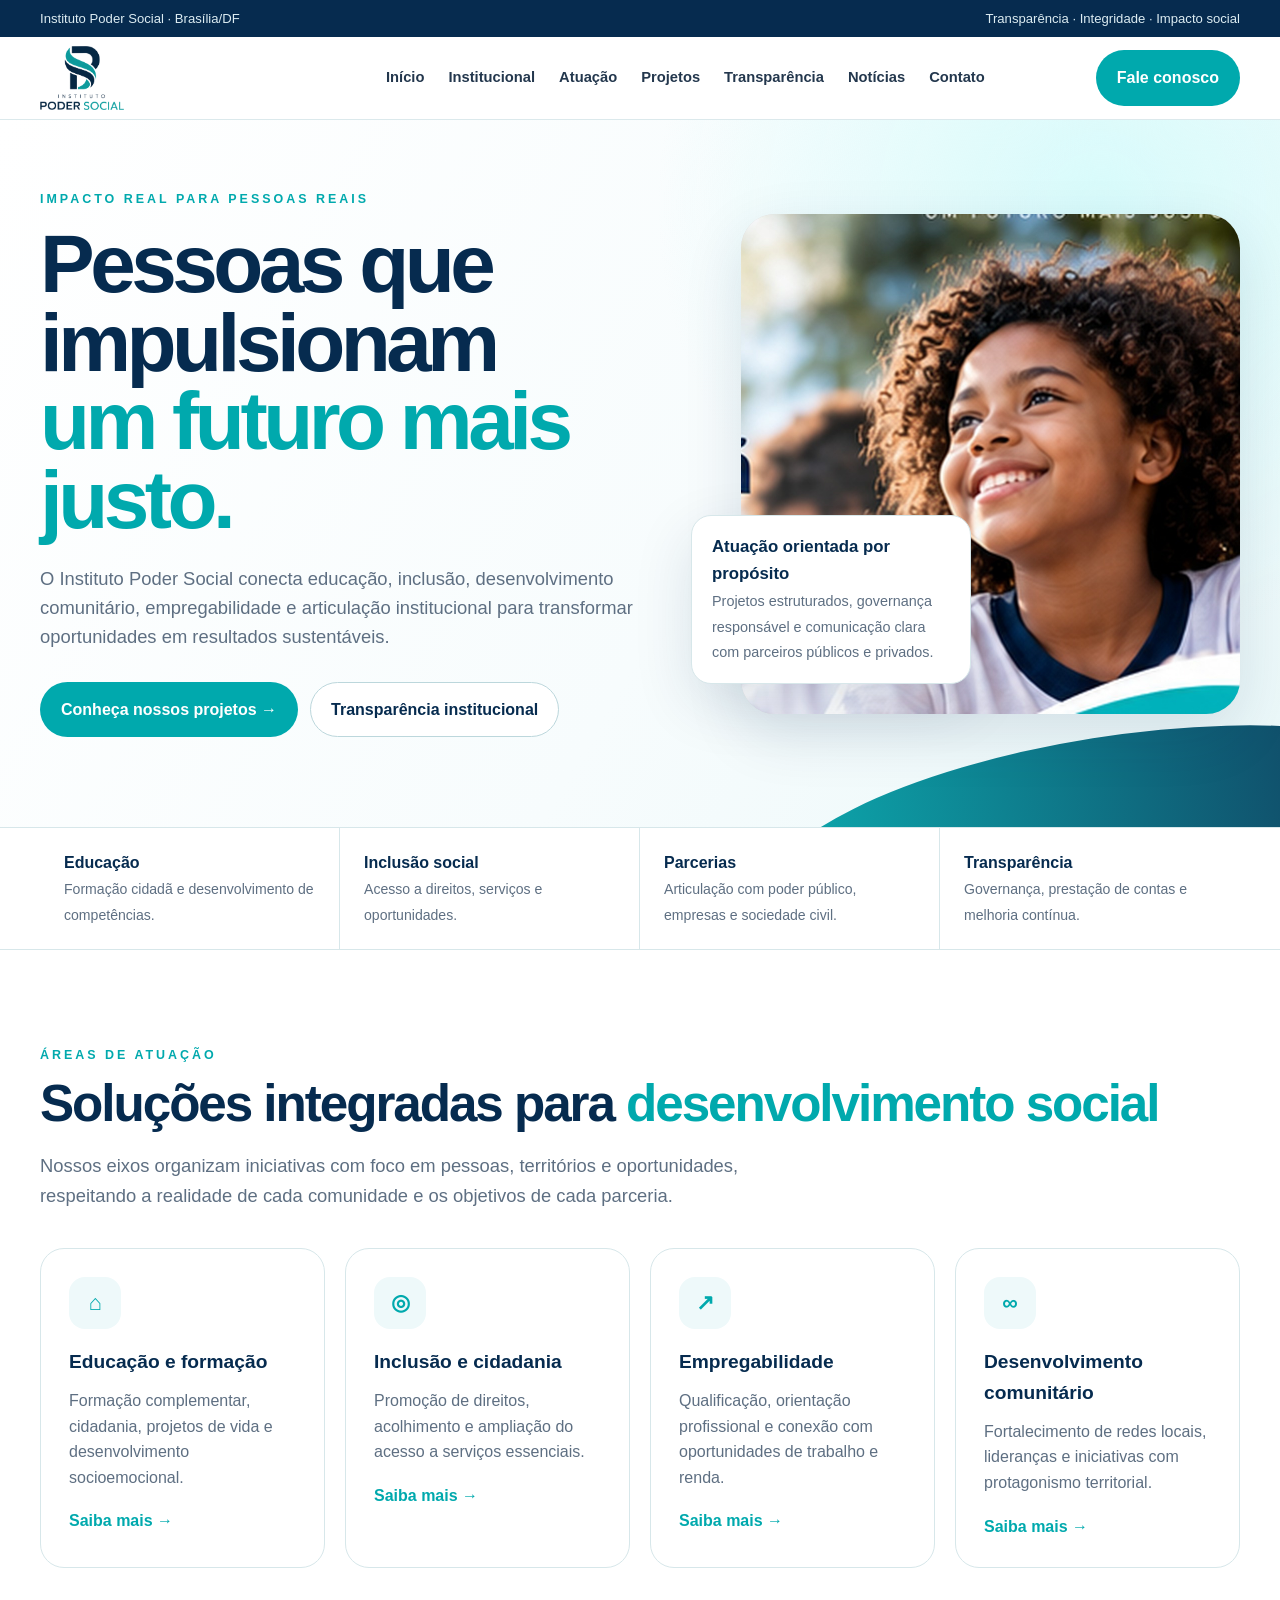
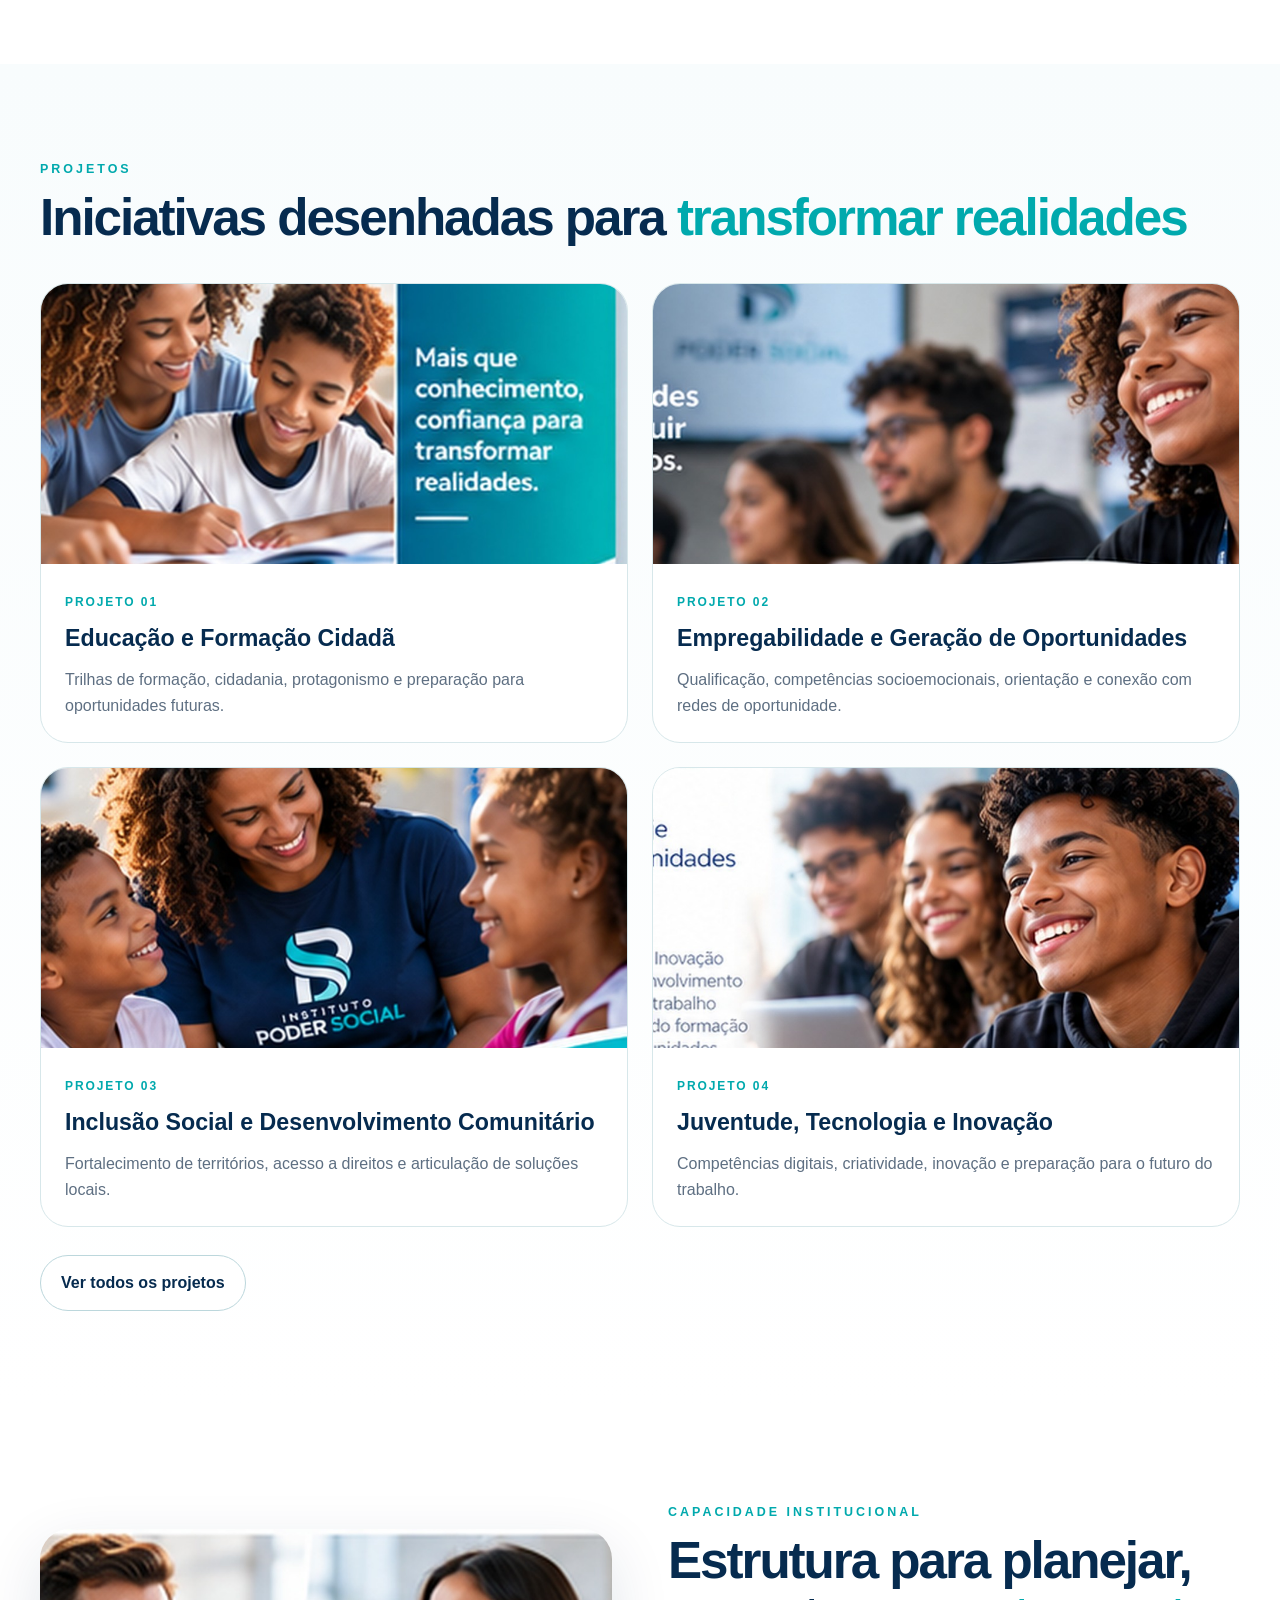
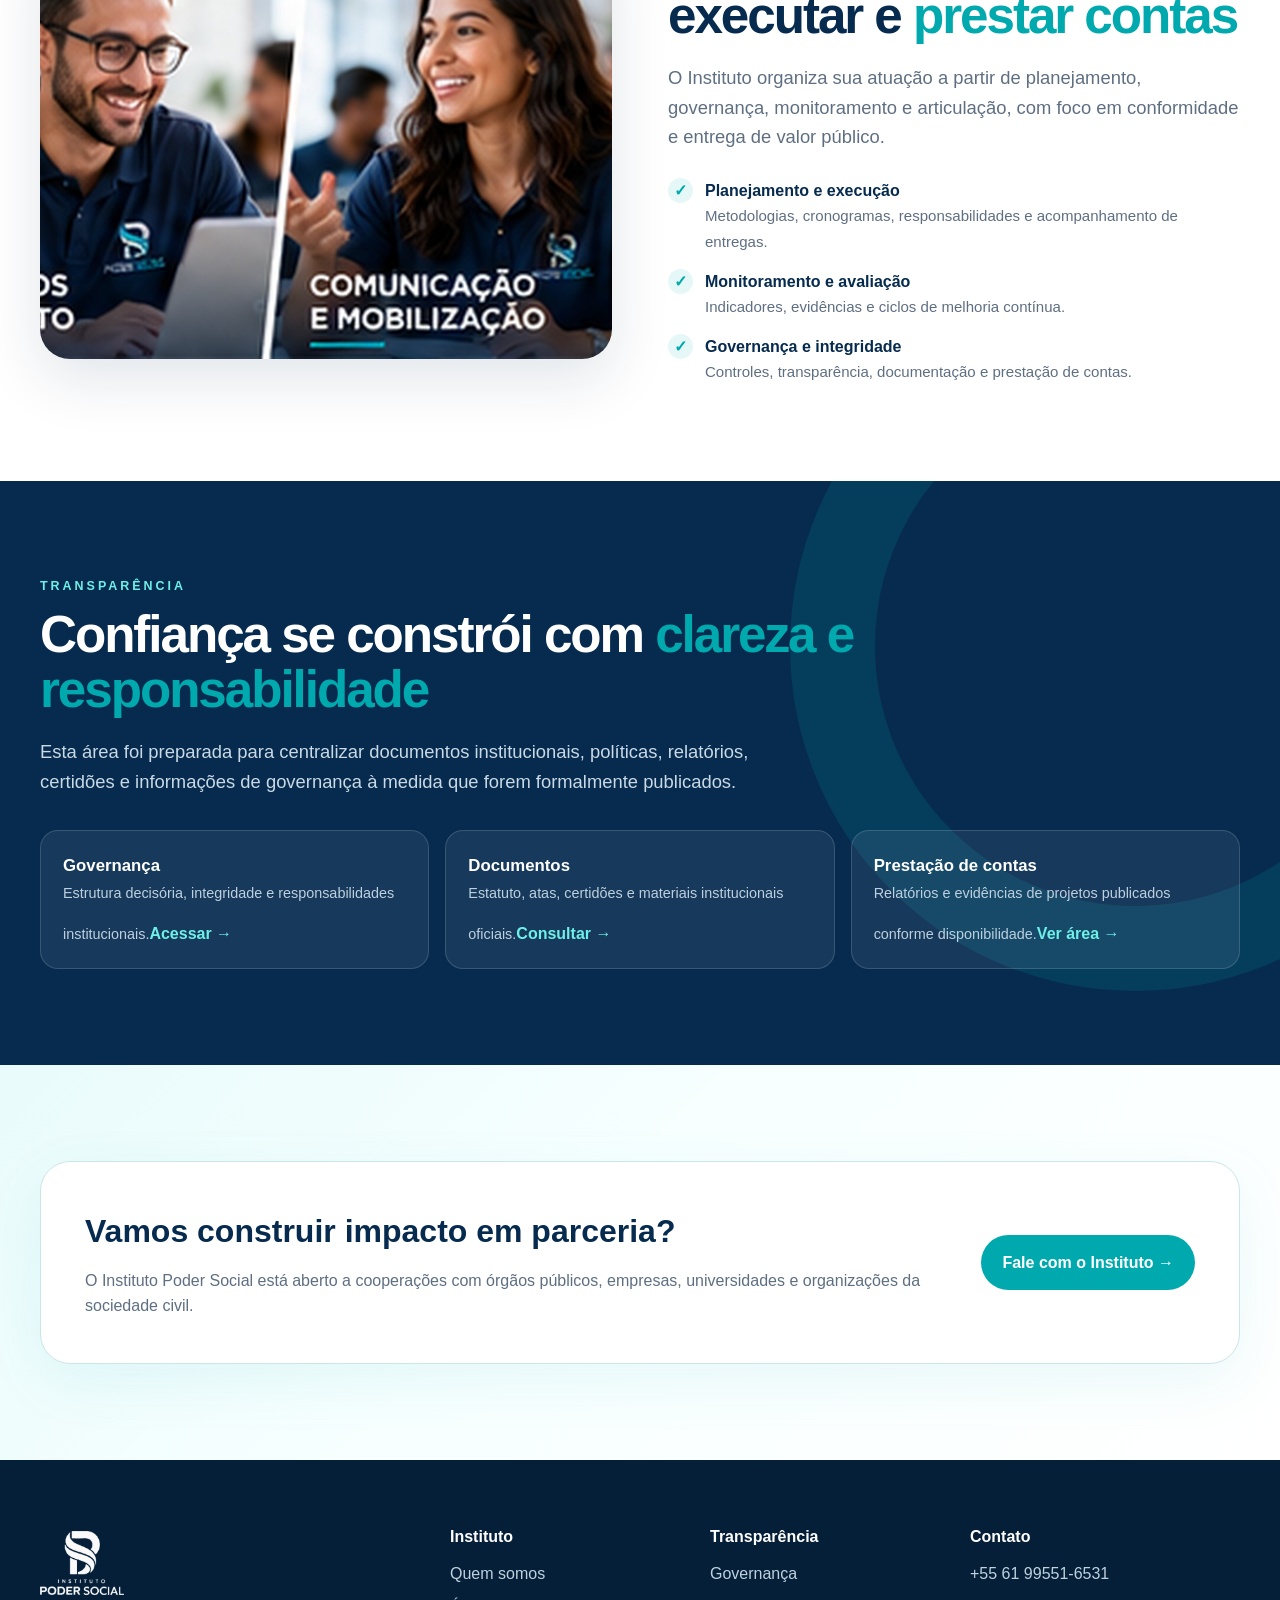
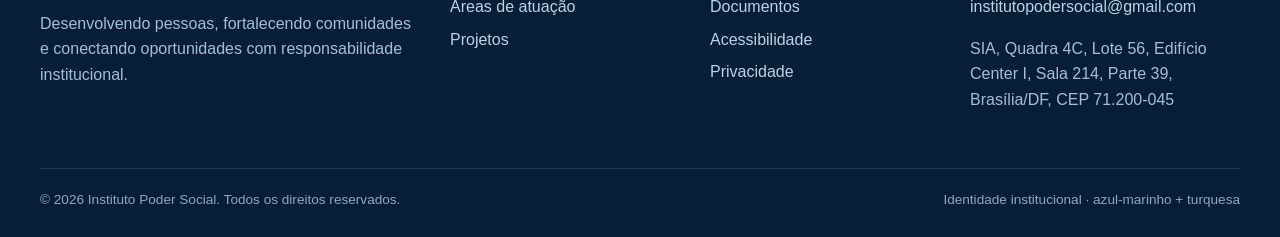
<file: index.html>
<!doctype html><html lang="pt-BR"><head><meta charset="utf-8"><meta name="viewport" content="width=device-width,initial-scale=1"><meta name="description" content="Instituto Poder Social — educação, inclusão, oportunidades, desenvolvimento comunitário e parcerias institucionais."><meta name="theme-color" content="#062b4f"><title>Início | Instituto Poder Social</title><link rel="stylesheet" href="assets/css/styles.css"></head><body><a class="skip-link" href="#conteudo">Ir para o conteúdo</a>
<div class="topbar"><div class="container"><span>Instituto Poder Social · Brasília/DF</span><span>Transparência · Integridade · Impacto social</span></div></div>
<header class="site-header"><div class="container nav"><a class="brand" href="index.html" aria-label="Instituto Poder Social - início"><img src="assets/img/logo.png" alt="Instituto Poder Social"></a><button class="menu-toggle" aria-label="Abrir menu" aria-expanded="false">☰</button><nav class="menu" aria-label="Navegação principal"><a href="index.html">Início</a><a href="institucional.html">Institucional</a><a href="atuacao.html">Atuação</a><a href="projetos.html">Projetos</a><a href="transparencia.html">Transparência</a><a href="noticias.html">Notícias</a><a href="contato.html">Contato</a></nav><a class="btn primary" href="contato.html">Fale conosco</a></div></header><main id="conteudo">
<section class="hero"><div class="container hero-grid"><div class="hero-copy"><div class="eyebrow">Impacto real para pessoas reais</div><h1>Pessoas que impulsionam <span>um futuro mais justo.</span></h1><p>O Instituto Poder Social conecta educação, inclusão, desenvolvimento comunitário, empregabilidade e articulação institucional para transformar oportunidades em resultados sustentáveis.</p><div class="hero-actions"><a class="btn primary" href="projetos.html">Conheça nossos projetos →</a><a class="btn secondary" href="transparencia.html">Transparência institucional</a></div></div><div class="hero-visual"><div class="hero-card"><img src="assets/img/hero.jpg" alt="Criança em ambiente educacional"></div><div class="hero-badge"><strong>Atuação orientada por propósito</strong><span>Projetos estruturados, governança responsável e comunicação clara com parceiros públicos e privados.</span></div></div></div></section>
<section class="trust-strip"><div class="container trust-grid"><div class="trust-item"><strong>Educação</strong><span>Formação cidadã e desenvolvimento de competências.</span></div><div class="trust-item"><strong>Inclusão social</strong><span>Acesso a direitos, serviços e oportunidades.</span></div><div class="trust-item"><strong>Parcerias</strong><span>Articulação com poder público, empresas e sociedade civil.</span></div><div class="trust-item"><strong>Transparência</strong><span>Governança, prestação de contas e melhoria contínua.</span></div></div></section>
<section class="section"><div class="container"><div class="eyebrow">Áreas de atuação</div><h2 class="section-title">Soluções integradas para <span>desenvolvimento social</span></h2><p class="lead">Nossos eixos organizam iniciativas com foco em pessoas, territórios e oportunidades, respeitando a realidade de cada comunidade e os objetivos de cada parceria.</p><div class="grid-4" style="margin-top:38px"><div class="card"><div class="icon">⌂</div><h3>Educação e formação</h3><p>Formação complementar, cidadania, projetos de vida e desenvolvimento socioemocional.</p><a class="more" href="atuacao.html">Saiba mais →</a></div><div class="card"><div class="icon">◎</div><h3>Inclusão e cidadania</h3><p>Promoção de direitos, acolhimento e ampliação do acesso a serviços essenciais.</p><a class="more" href="atuacao.html">Saiba mais →</a></div><div class="card"><div class="icon">↗</div><h3>Empregabilidade</h3><p>Qualificação, orientação profissional e conexão com oportunidades de trabalho e renda.</p><a class="more" href="atuacao.html">Saiba mais →</a></div><div class="card"><div class="icon">∞</div><h3>Desenvolvimento comunitário</h3><p>Fortalecimento de redes locais, lideranças e iniciativas com protagonismo territorial.</p><a class="more" href="atuacao.html">Saiba mais →</a></div></div></div></section>
<section class="section alt"><div class="container"><div class="eyebrow">Projetos</div><h2 class="section-title">Iniciativas desenhadas para <span>transformar realidades</span></h2><div class="projects" style="margin-top:38px"><article class="project"><img src="assets/img/project-education.jpg" alt="Educação e formação"><div class="project-body"><span class="project-kicker">Projeto 01</span><h3>Educação e Formação Cidadã</h3><p>Trilhas de formação, cidadania, protagonismo e preparação para oportunidades futuras.</p></div></article><article class="project"><img src="assets/img/project-employability.jpg" alt="Empregabilidade"><div class="project-body"><span class="project-kicker">Projeto 02</span><h3>Empregabilidade e Geração de Oportunidades</h3><p>Qualificação, competências socioemocionais, orientação e conexão com redes de oportunidade.</p></div></article><article class="project"><img src="assets/img/project-community.jpg" alt="Desenvolvimento comunitário"><div class="project-body"><span class="project-kicker">Projeto 03</span><h3>Inclusão Social e Desenvolvimento Comunitário</h3><p>Fortalecimento de territórios, acesso a direitos e articulação de soluções locais.</p></div></article><article class="project"><img src="assets/img/project-innovation.jpg" alt="Tecnologia e inovação"><div class="project-body"><span class="project-kicker">Projeto 04</span><h3>Juventude, Tecnologia e Inovação</h3><p>Competências digitais, criatividade, inovação e preparação para o futuro do trabalho.</p></div></article></div><div style="margin-top:28px"><a class="btn secondary" href="projetos.html">Ver todos os projetos</a></div></div></section>
<section class="section"><div class="container feature"><div class="feature-media"><img src="assets/img/team.jpg" alt="Equipe e rede técnica"></div><div><div class="eyebrow">Capacidade institucional</div><h2 class="section-title">Estrutura para planejar, executar e <span>prestar contas</span></h2><p class="lead">O Instituto organiza sua atuação a partir de planejamento, governança, monitoramento e articulação, com foco em conformidade e entrega de valor público.</p><div class="checklist"><div class="check"><b>✓</b><div><strong>Planejamento e execução</strong><span>Metodologias, cronogramas, responsabilidades e acompanhamento de entregas.</span></div></div><div class="check"><b>✓</b><div><strong>Monitoramento e avaliação</strong><span>Indicadores, evidências e ciclos de melhoria contínua.</span></div></div><div class="check"><b>✓</b><div><strong>Governança e integridade</strong><span>Controles, transparência, documentação e prestação de contas.</span></div></div></div></div></div></section>
<section class="section transparency"><div class="container"><div class="eyebrow" style="color:#6ef0e9">Transparência</div><h2 class="section-title">Confiança se constrói com <span>clareza e responsabilidade</span></h2><p class="lead">Esta área foi preparada para centralizar documentos institucionais, políticas, relatórios, certidões e informações de governança à medida que forem formalmente publicados.</p><div class="doc-grid"><div class="doc"><strong>Governança</strong><span>Estrutura decisória, integridade e responsabilidades institucionais.</span><a href="transparencia.html">Acessar →</a></div><div class="doc"><strong>Documentos</strong><span>Estatuto, atas, certidões e materiais institucionais oficiais.</span><a href="transparencia.html#documentos">Consultar →</a></div><div class="doc"><strong>Prestação de contas</strong><span>Relatórios e evidências de projetos publicados conforme disponibilidade.</span><a href="transparencia.html#prestacao">Ver área →</a></div></div></div></section>
<section class="section cta"><div class="container cta-box"><div><h2>Vamos construir impacto em parceria?</h2><p>O Instituto Poder Social está aberto a cooperações com órgãos públicos, empresas, universidades e organizações da sociedade civil.</p></div><a class="btn primary" href="contato.html">Fale com o Instituto →</a></div></section></main><footer class="footer"><div class="container"><div class="footer-grid"><div><a class="brand" href="index.html"><img src="assets/img/logo.png" alt="Instituto Poder Social"></a><p>Desenvolvendo pessoas, fortalecendo comunidades e conectando oportunidades com responsabilidade institucional.</p></div><div><h4>Instituto</h4><a href="institucional.html">Quem somos</a><a href="atuacao.html">Áreas de atuação</a><a href="projetos.html">Projetos</a></div><div><h4>Transparência</h4><a href="transparencia.html">Governança</a><a href="transparencia.html#documentos">Documentos</a><a href="acessibilidade.html">Acessibilidade</a><a href="privacidade.html">Privacidade</a></div><div><h4>Contato</h4><a href="tel:+5561995516531">+55 61 99551-6531</a><a href="mailto:institutopodersocial@gmail.com">institutopodersocial@gmail.com</a><p>SIA, Quadra 4C, Lote 56, Edifício Center I, Sala 214, Parte 39, Brasília/DF, CEP 71.200-045</p></div></div><div class="footer-bottom"><span>© <span data-year></span> Instituto Poder Social. Todos os direitos reservados.</span><span>Identidade institucional · azul-marinho + turquesa</span></div></div></footer><script src="assets/js/main.js"></script></body></html>
</file>
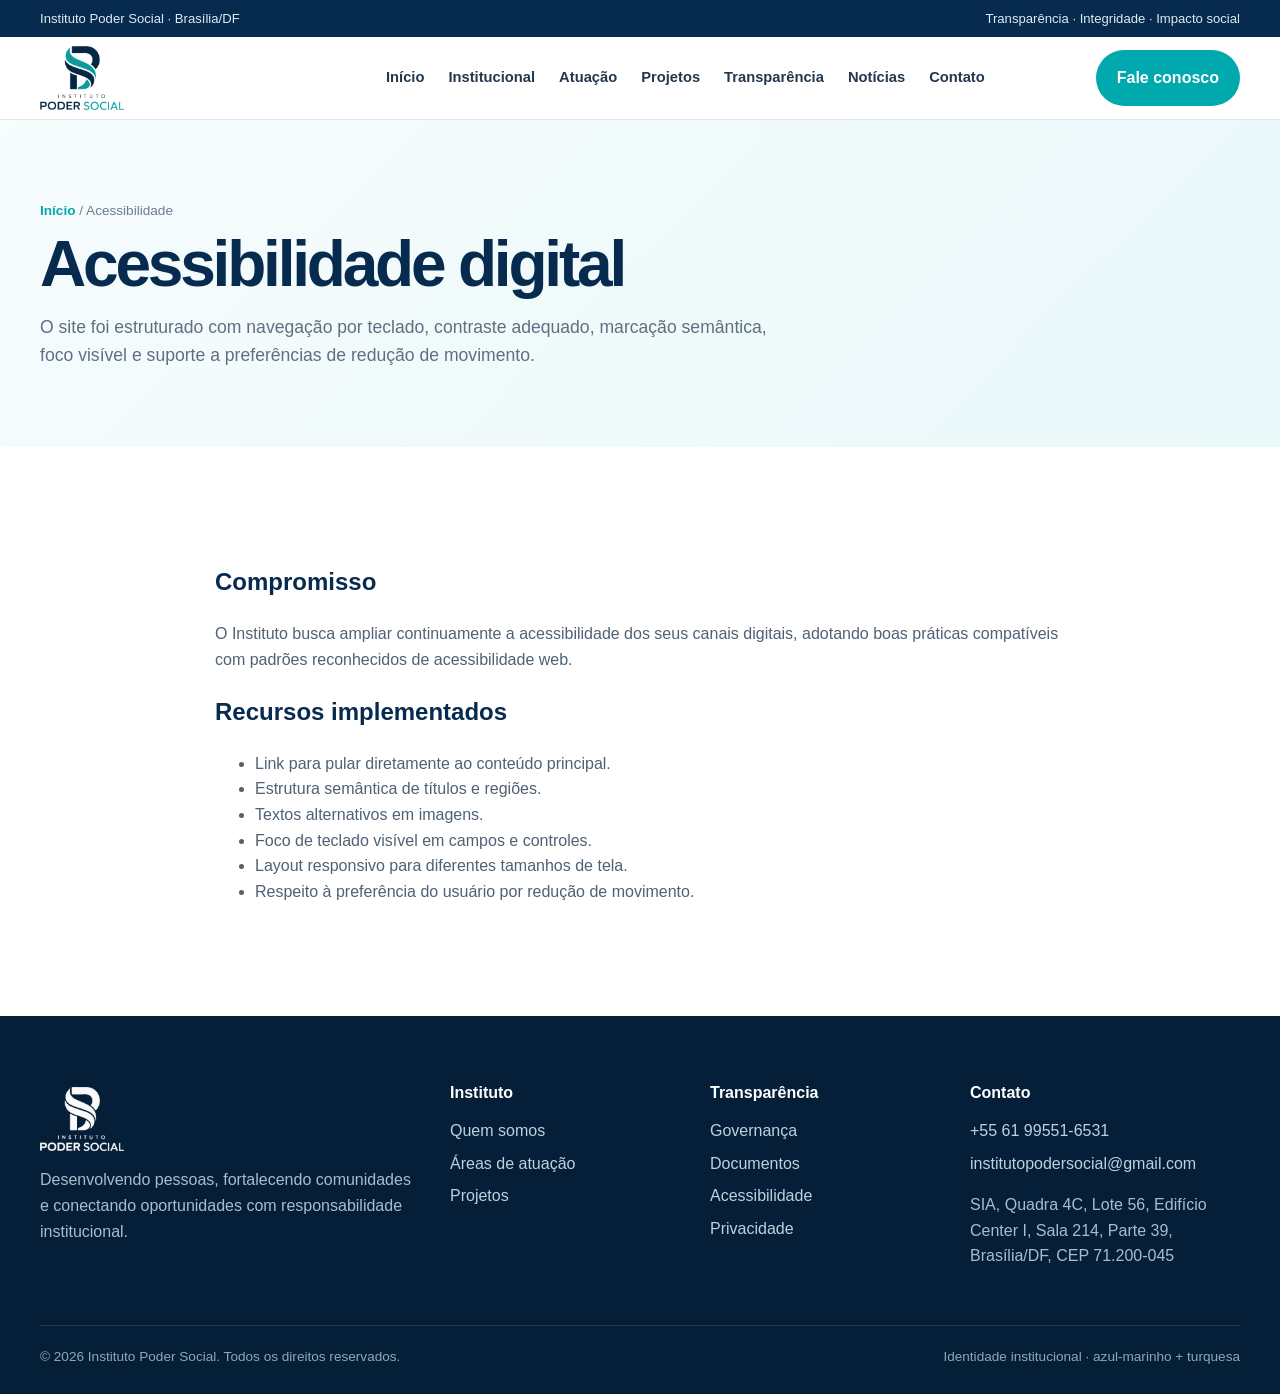
<file: acessibilidade.html>
<!doctype html><html lang="pt-BR"><head><meta charset="utf-8"><meta name="viewport" content="width=device-width,initial-scale=1"><meta name="description" content="Instituto Poder Social"><meta name="theme-color" content="#062b4f"><title>Acessibilidade | Instituto Poder Social</title><link rel="stylesheet" href="assets/css/styles.css"></head><body><a class="skip-link" href="#conteudo">Ir para o conteúdo</a>
<div class="topbar"><div class="container"><span>Instituto Poder Social · Brasília/DF</span><span>Transparência · Integridade · Impacto social</span></div></div>
<header class="site-header"><div class="container nav"><a class="brand" href="index.html" aria-label="Instituto Poder Social - início"><img src="assets/img/logo.png" alt="Instituto Poder Social"></a><button class="menu-toggle" aria-label="Abrir menu" aria-expanded="false">☰</button><nav class="menu" aria-label="Navegação principal"><a href="index.html">Início</a><a href="institucional.html">Institucional</a><a href="atuacao.html">Atuação</a><a href="projetos.html">Projetos</a><a href="transparencia.html">Transparência</a><a href="noticias.html">Notícias</a><a href="contato.html">Contato</a></nav><a class="btn primary" href="contato.html">Fale conosco</a></div></header><main id="conteudo"><section class="page-hero"><div class="container"><div class="breadcrumbs"><a href="index.html">Início</a> / Acessibilidade</div><h1>Acessibilidade digital</h1><p>O site foi estruturado com navegação por teclado, contraste adequado, marcação semântica, foco visível e suporte a preferências de redução de movimento.</p></div></section><section class="section"><div class="container article"><h2>Compromisso</h2><p>O Instituto busca ampliar continuamente a acessibilidade dos seus canais digitais, adotando boas práticas compatíveis com padrões reconhecidos de acessibilidade web.</p><h2>Recursos implementados</h2><ul><li>Link para pular diretamente ao conteúdo principal.</li><li>Estrutura semântica de títulos e regiões.</li><li>Textos alternativos em imagens.</li><li>Foco de teclado visível em campos e controles.</li><li>Layout responsivo para diferentes tamanhos de tela.</li><li>Respeito à preferência do usuário por redução de movimento.</li></ul></div></section></main><footer class="footer"><div class="container"><div class="footer-grid"><div><a class="brand" href="index.html"><img src="assets/img/logo.png" alt="Instituto Poder Social"></a><p>Desenvolvendo pessoas, fortalecendo comunidades e conectando oportunidades com responsabilidade institucional.</p></div><div><h4>Instituto</h4><a href="institucional.html">Quem somos</a><a href="atuacao.html">Áreas de atuação</a><a href="projetos.html">Projetos</a></div><div><h4>Transparência</h4><a href="transparencia.html">Governança</a><a href="transparencia.html#documentos">Documentos</a><a href="acessibilidade.html">Acessibilidade</a><a href="privacidade.html">Privacidade</a></div><div><h4>Contato</h4><a href="tel:+5561995516531">+55 61 99551-6531</a><a href="mailto:institutopodersocial@gmail.com">institutopodersocial@gmail.com</a><p>SIA, Quadra 4C, Lote 56, Edifício Center I, Sala 214, Parte 39, Brasília/DF, CEP 71.200-045</p></div></div><div class="footer-bottom"><span>© <span data-year></span> Instituto Poder Social. Todos os direitos reservados.</span><span>Identidade institucional · azul-marinho + turquesa</span></div></div></footer><script src="assets/js/main.js"></script></body></html>
</file>
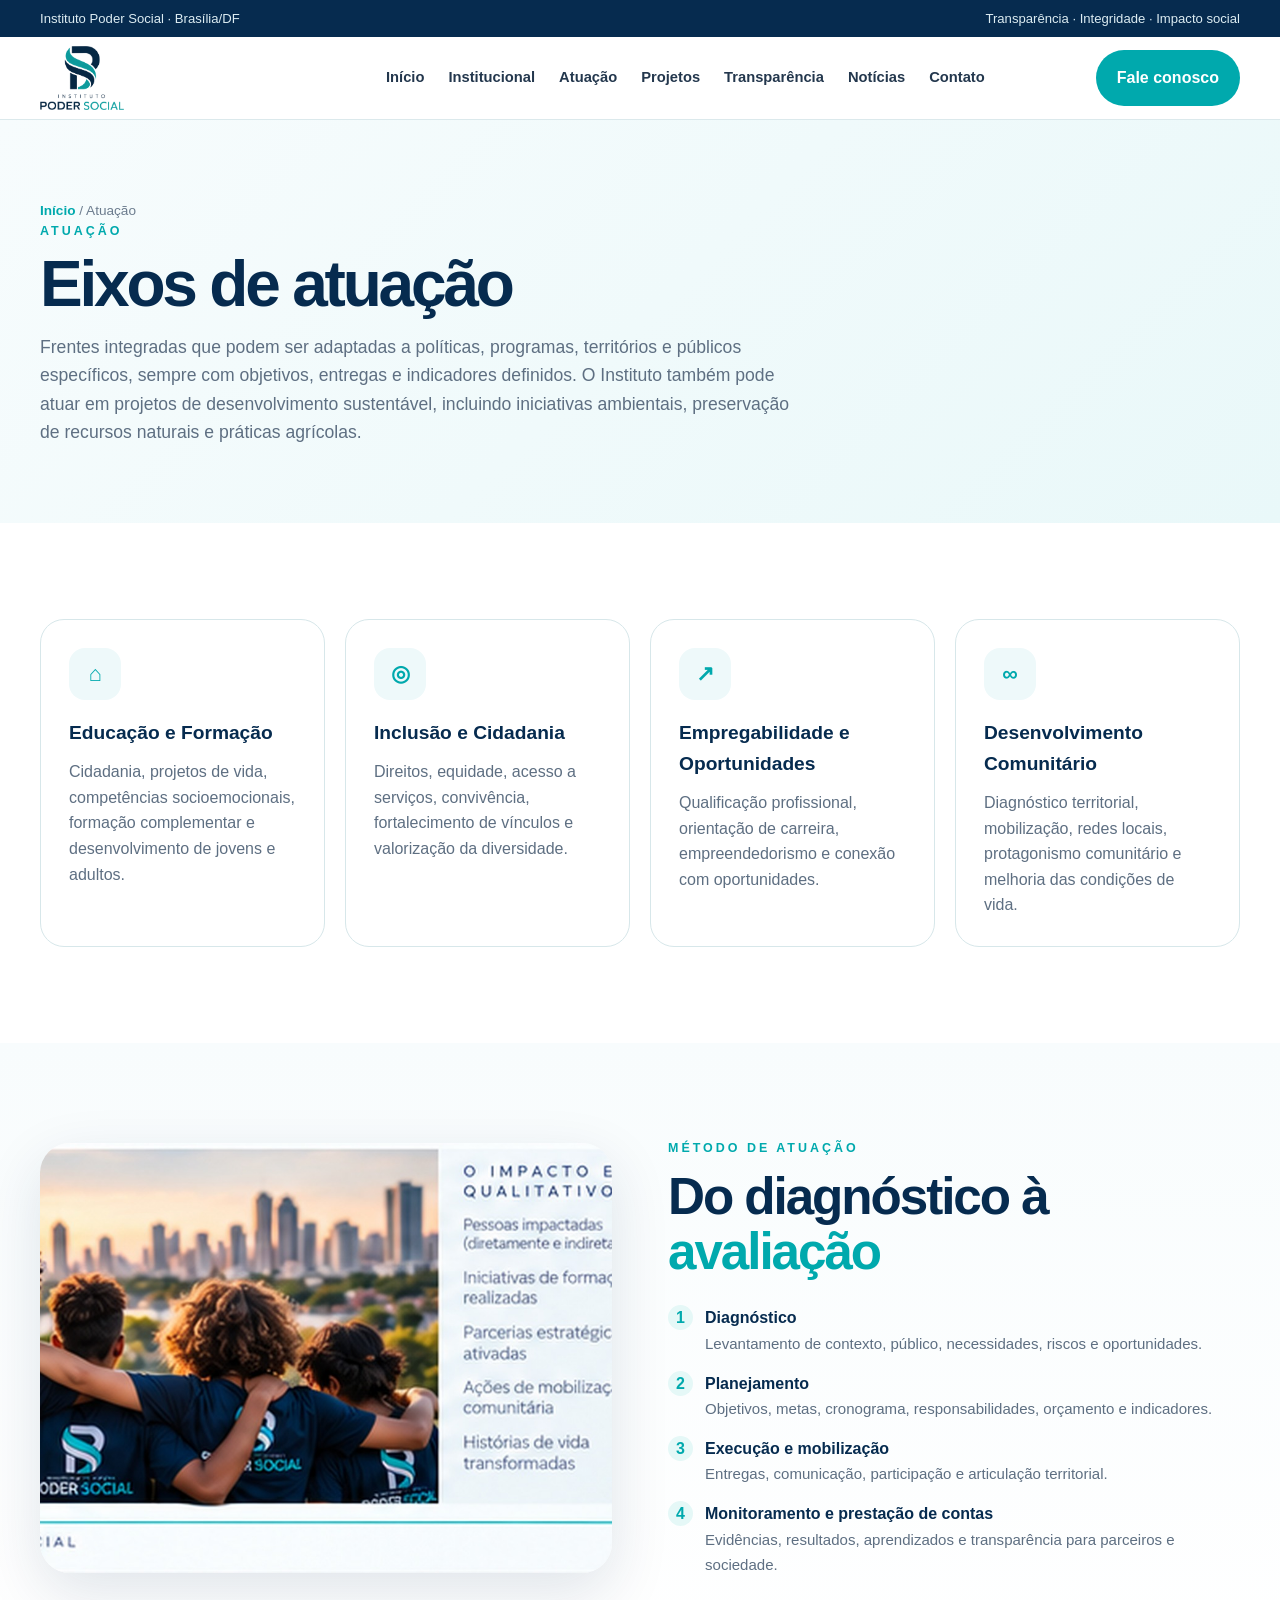
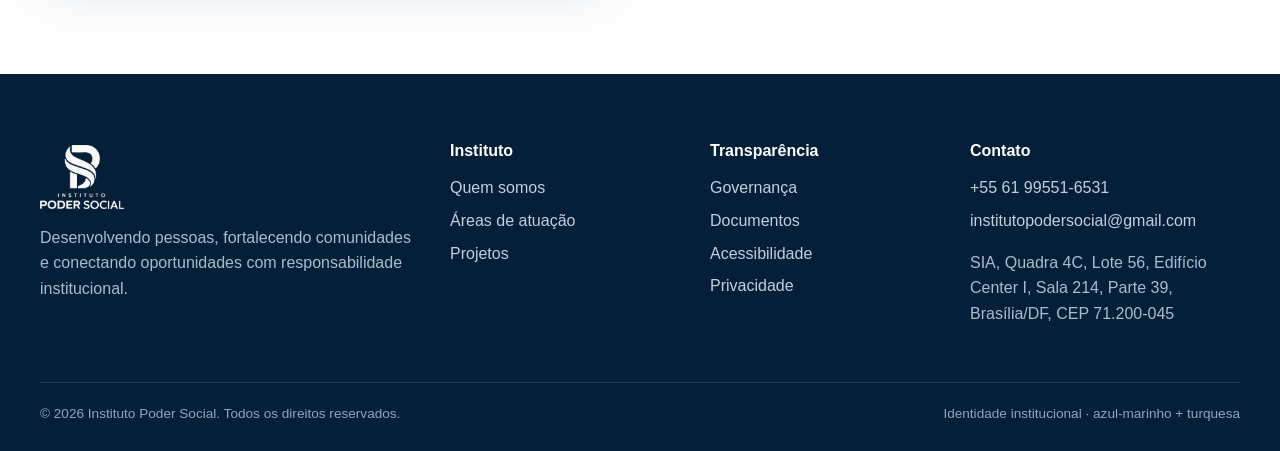
<file: atuacao.html>
<!doctype html><html lang="pt-BR"><head><meta charset="utf-8"><meta name="viewport" content="width=device-width,initial-scale=1"><meta name="description" content="Instituto Poder Social"><meta name="theme-color" content="#062b4f"><title>Atuação | Instituto Poder Social</title><link rel="stylesheet" href="assets/css/styles.css"></head><body><a class="skip-link" href="#conteudo">Ir para o conteúdo</a>
<div class="topbar"><div class="container"><span>Instituto Poder Social · Brasília/DF</span><span>Transparência · Integridade · Impacto social</span></div></div>
<header class="site-header"><div class="container nav"><a class="brand" href="index.html" aria-label="Instituto Poder Social - início"><img src="assets/img/logo.png" alt="Instituto Poder Social"></a><button class="menu-toggle" aria-label="Abrir menu" aria-expanded="false">☰</button><nav class="menu" aria-label="Navegação principal"><a href="index.html">Início</a><a href="institucional.html">Institucional</a><a href="atuacao.html">Atuação</a><a href="projetos.html">Projetos</a><a href="transparencia.html">Transparência</a><a href="noticias.html">Notícias</a><a href="contato.html">Contato</a></nav><a class="btn primary" href="contato.html">Fale conosco</a></div></header><main id="conteudo"><section class="page-hero"><div class="container"><div class="breadcrumbs"><a href="index.html">Início</a> / Atuação</div><div class="eyebrow">Atuação</div><h1>Eixos de atuação</h1><p>Frentes integradas que podem ser adaptadas a políticas, programas, territórios e públicos específicos, sempre com objetivos, entregas e indicadores definidos. O Instituto também pode atuar em projetos de desenvolvimento sustentável, incluindo iniciativas ambientais, preservação de recursos naturais e práticas agrícolas.</p></div></section><section class="section"><div class="container grid-4"><div class="card"><div class="icon">⌂</div><h3>Educação e Formação</h3><p>Cidadania, projetos de vida, competências socioemocionais, formação complementar e desenvolvimento de jovens e adultos.</p></div><div class="card"><div class="icon">◎</div><h3>Inclusão e Cidadania</h3><p>Direitos, equidade, acesso a serviços, convivência, fortalecimento de vínculos e valorização da diversidade.</p></div><div class="card"><div class="icon">↗</div><h3>Empregabilidade e Oportunidades</h3><p>Qualificação profissional, orientação de carreira, empreendedorismo e conexão com oportunidades.</p></div><div class="card"><div class="icon">∞</div><h3>Desenvolvimento Comunitário</h3><p>Diagnóstico territorial, mobilização, redes locais, protagonismo comunitário e melhoria das condições de vida.</p></div></div></section><section class="section alt"><div class="container feature"><div class="feature-media"><img src="assets/img/impact.jpg" alt="Ação comunitária"></div><div><div class="eyebrow">Método de atuação</div><h2 class="section-title">Do diagnóstico à <span>avaliação</span></h2><div class="checklist"><div class="check"><b>1</b><div><strong>Diagnóstico</strong><span>Levantamento de contexto, público, necessidades, riscos e oportunidades.</span></div></div><div class="check"><b>2</b><div><strong>Planejamento</strong><span>Objetivos, metas, cronograma, responsabilidades, orçamento e indicadores.</span></div></div><div class="check"><b>3</b><div><strong>Execução e mobilização</strong><span>Entregas, comunicação, participação e articulação territorial.</span></div></div><div class="check"><b>4</b><div><strong>Monitoramento e prestação de contas</strong><span>Evidências, resultados, aprendizados e transparência para parceiros e sociedade.</span></div></div></div></div></div></section></main><footer class="footer"><div class="container"><div class="footer-grid"><div><a class="brand" href="index.html"><img src="assets/img/logo.png" alt="Instituto Poder Social"></a><p>Desenvolvendo pessoas, fortalecendo comunidades e conectando oportunidades com responsabilidade institucional.</p></div><div><h4>Instituto</h4><a href="institucional.html">Quem somos</a><a href="atuacao.html">Áreas de atuação</a><a href="projetos.html">Projetos</a></div><div><h4>Transparência</h4><a href="transparencia.html">Governança</a><a href="transparencia.html#documentos">Documentos</a><a href="acessibilidade.html">Acessibilidade</a><a href="privacidade.html">Privacidade</a></div><div><h4>Contato</h4><a href="tel:+5561995516531">+55 61 99551-6531</a><a href="mailto:institutopodersocial@gmail.com">institutopodersocial@gmail.com</a><p>SIA, Quadra 4C, Lote 56, Edifício Center I, Sala 214, Parte 39, Brasília/DF, CEP 71.200-045</p></div></div><div class="footer-bottom"><span>© <span data-year></span> Instituto Poder Social. Todos os direitos reservados.</span><span>Identidade institucional · azul-marinho + turquesa</span></div></div></footer><script src="assets/js/main.js"></script></body></html>
</file>
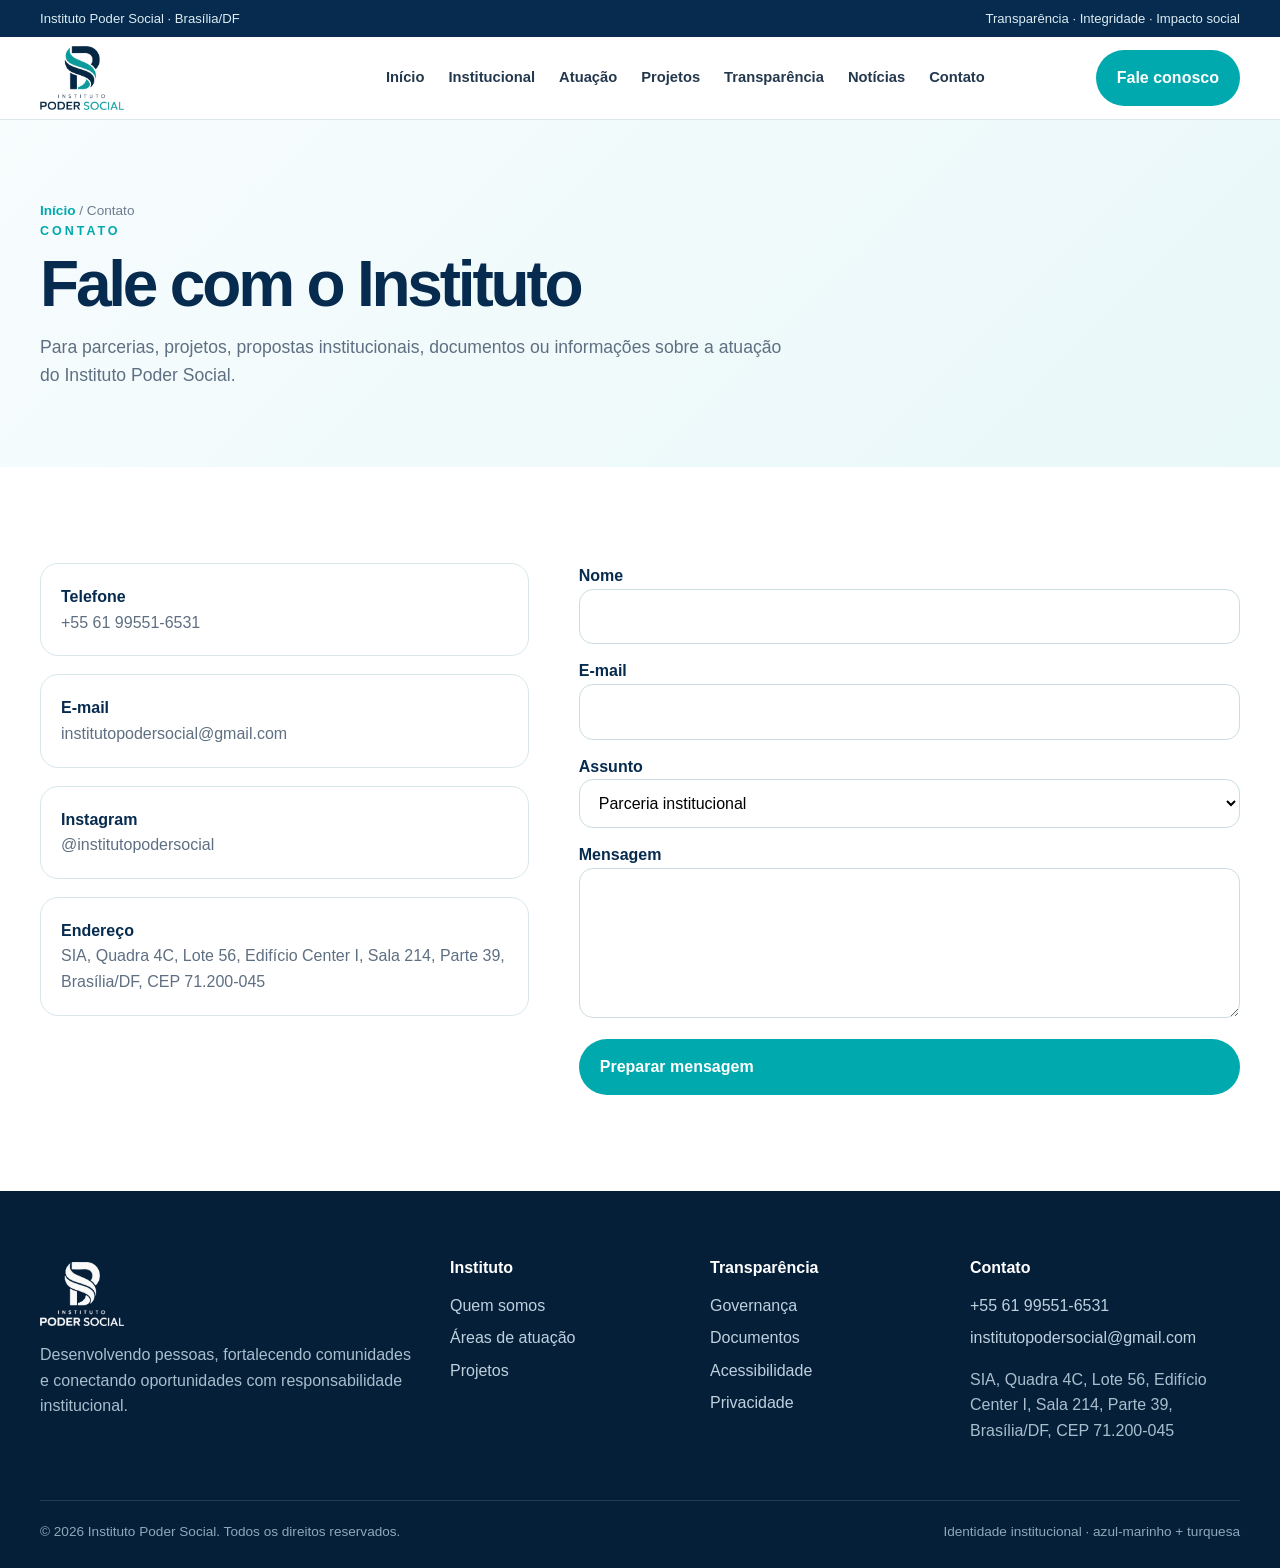
<file: contato.html>
<!doctype html><html lang="pt-BR"><head><meta charset="utf-8"><meta name="viewport" content="width=device-width,initial-scale=1"><meta name="description" content="Instituto Poder Social"><meta name="theme-color" content="#062b4f"><title>Contato | Instituto Poder Social</title><link rel="stylesheet" href="assets/css/styles.css"></head><body><a class="skip-link" href="#conteudo">Ir para o conteúdo</a>
<div class="topbar"><div class="container"><span>Instituto Poder Social · Brasília/DF</span><span>Transparência · Integridade · Impacto social</span></div></div>
<header class="site-header"><div class="container nav"><a class="brand" href="index.html" aria-label="Instituto Poder Social - início"><img src="assets/img/logo.png" alt="Instituto Poder Social"></a><button class="menu-toggle" aria-label="Abrir menu" aria-expanded="false">☰</button><nav class="menu" aria-label="Navegação principal"><a href="index.html">Início</a><a href="institucional.html">Institucional</a><a href="atuacao.html">Atuação</a><a href="projetos.html">Projetos</a><a href="transparencia.html">Transparência</a><a href="noticias.html">Notícias</a><a href="contato.html">Contato</a></nav><a class="btn primary" href="contato.html">Fale conosco</a></div></header><main id="conteudo"><section class="page-hero"><div class="container"><div class="breadcrumbs"><a href="index.html">Início</a> / Contato</div><div class="eyebrow">Contato</div><h1>Fale com o Instituto</h1><p>Para parcerias, projetos, propostas institucionais, documentos ou informações sobre a atuação do Instituto Poder Social.</p></div></section><section class="section"><div class="container contact-grid"><div><div class="contact-list"><div class="contact-item"><strong>Telefone</strong><a href="tel:+5561995516531">+55 61 99551-6531</a></div><div class="contact-item"><strong>E-mail</strong><a href="mailto:institutopodersocial@gmail.com">institutopodersocial@gmail.com</a></div><div class="contact-item"><strong>Instagram</strong><a href="https://instagram.com/institutopodersocial">@institutopodersocial</a></div><div class="contact-item"><strong>Endereço</strong><span>SIA, Quadra 4C, Lote 56, Edifício Center I, Sala 214, Parte 39, Brasília/DF, CEP 71.200-045</span></div></div></div><form class="form" id="contact-form"><div><label for="nome">Nome</label><input id="nome" name="nome" required></div><div><label for="email">E-mail</label><input id="email" name="email" type="email" required></div><div><label for="assunto">Assunto</label><select id="assunto" name="assunto"><option>Parceria institucional</option><option>Projeto</option><option>Documentação</option><option>Comunicação</option><option>Outro</option></select></div><div><label for="mensagem">Mensagem</label><textarea id="mensagem" name="mensagem" required></textarea></div><button class="btn primary" type="submit">Preparar mensagem</button><p id="form-status" hidden class="notice" role="status"></p></form></div></section></main><footer class="footer"><div class="container"><div class="footer-grid"><div><a class="brand" href="index.html"><img src="assets/img/logo.png" alt="Instituto Poder Social"></a><p>Desenvolvendo pessoas, fortalecendo comunidades e conectando oportunidades com responsabilidade institucional.</p></div><div><h4>Instituto</h4><a href="institucional.html">Quem somos</a><a href="atuacao.html">Áreas de atuação</a><a href="projetos.html">Projetos</a></div><div><h4>Transparência</h4><a href="transparencia.html">Governança</a><a href="transparencia.html#documentos">Documentos</a><a href="acessibilidade.html">Acessibilidade</a><a href="privacidade.html">Privacidade</a></div><div><h4>Contato</h4><a href="tel:+5561995516531">+55 61 99551-6531</a><a href="mailto:institutopodersocial@gmail.com">institutopodersocial@gmail.com</a><p>SIA, Quadra 4C, Lote 56, Edifício Center I, Sala 214, Parte 39, Brasília/DF, CEP 71.200-045</p></div></div><div class="footer-bottom"><span>© <span data-year></span> Instituto Poder Social. Todos os direitos reservados.</span><span>Identidade institucional · azul-marinho + turquesa</span></div></div></footer><script src="assets/js/main.js"></script></body></html>
</file>
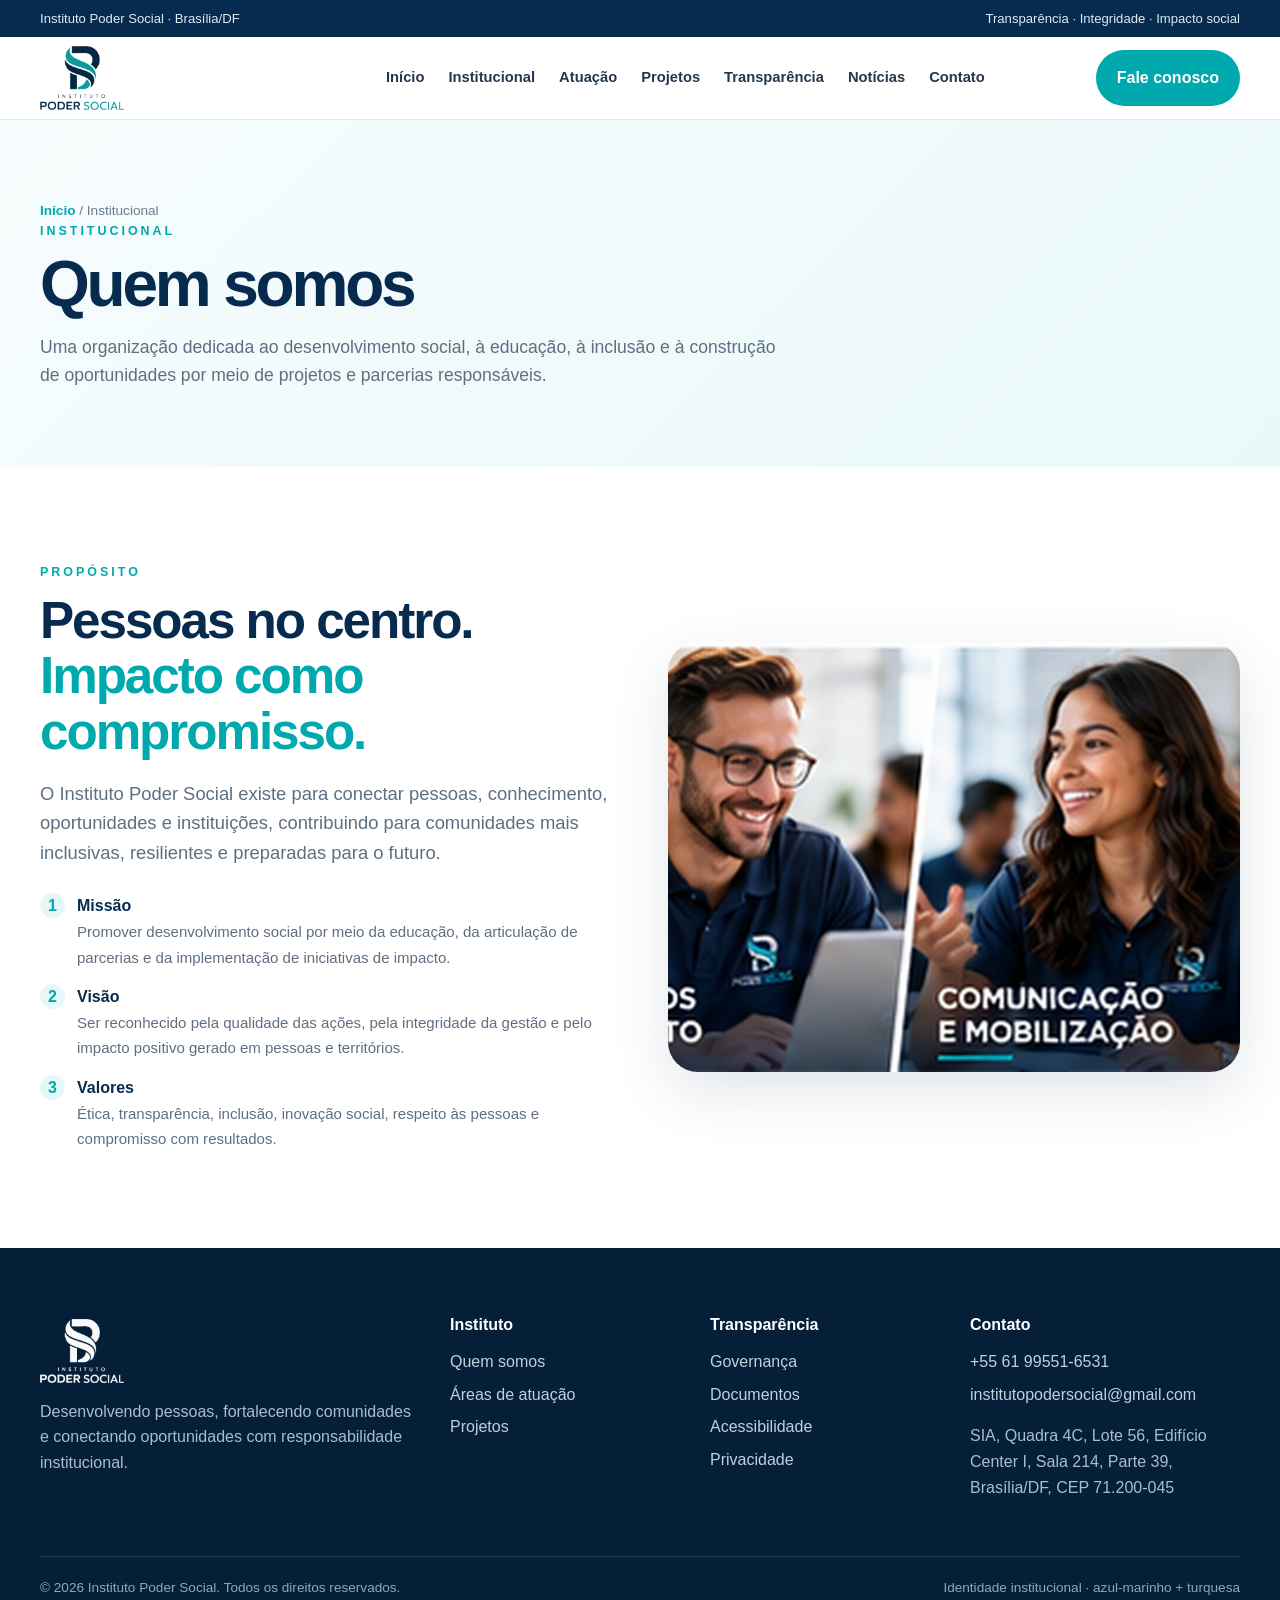
<file: institucional.html>
<!doctype html><html lang="pt-BR"><head><meta charset="utf-8"><meta name="viewport" content="width=device-width,initial-scale=1"><meta name="description" content="Instituto Poder Social"><meta name="theme-color" content="#062b4f"><title>Institucional | Instituto Poder Social</title><link rel="stylesheet" href="assets/css/styles.css"></head><body><a class="skip-link" href="#conteudo">Ir para o conteúdo</a>
<div class="topbar"><div class="container"><span>Instituto Poder Social · Brasília/DF</span><span>Transparência · Integridade · Impacto social</span></div></div>
<header class="site-header"><div class="container nav"><a class="brand" href="index.html" aria-label="Instituto Poder Social - início"><img src="assets/img/logo.png" alt="Instituto Poder Social"></a><button class="menu-toggle" aria-label="Abrir menu" aria-expanded="false">☰</button><nav class="menu" aria-label="Navegação principal"><a href="index.html">Início</a><a href="institucional.html">Institucional</a><a href="atuacao.html">Atuação</a><a href="projetos.html">Projetos</a><a href="transparencia.html">Transparência</a><a href="noticias.html">Notícias</a><a href="contato.html">Contato</a></nav><a class="btn primary" href="contato.html">Fale conosco</a></div></header><main id="conteudo"><section class="page-hero"><div class="container"><div class="breadcrumbs"><a href="index.html">Início</a> / Institucional</div><div class="eyebrow">Institucional</div><h1>Quem somos</h1><p>Uma organização dedicada ao desenvolvimento social, à educação, à inclusão e à construção de oportunidades por meio de projetos e parcerias responsáveis.</p></div></section><section class="section"><div class="container feature"><div><div class="eyebrow">Propósito</div><h2 class="section-title">Pessoas no centro. <span>Impacto como compromisso.</span></h2><p class="lead">O Instituto Poder Social existe para conectar pessoas, conhecimento, oportunidades e instituições, contribuindo para comunidades mais inclusivas, resilientes e preparadas para o futuro.</p><div class="checklist"><div class="check"><b>1</b><div><strong>Missão</strong><span>Promover desenvolvimento social por meio da educação, da articulação de parcerias e da implementação de iniciativas de impacto.</span></div></div><div class="check"><b>2</b><div><strong>Visão</strong><span>Ser reconhecido pela qualidade das ações, pela integridade da gestão e pelo impacto positivo gerado em pessoas e territórios.</span></div></div><div class="check"><b>3</b><div><strong>Valores</strong><span>Ética, transparência, inclusão, inovação social, respeito às pessoas e compromisso com resultados.</span></div></div></div></div><div class="feature-media"><img src="assets/img/team.jpg" alt="Rede técnica do Instituto"></div></div></section></main><footer class="footer"><div class="container"><div class="footer-grid"><div><a class="brand" href="index.html"><img src="assets/img/logo.png" alt="Instituto Poder Social"></a><p>Desenvolvendo pessoas, fortalecendo comunidades e conectando oportunidades com responsabilidade institucional.</p></div><div><h4>Instituto</h4><a href="institucional.html">Quem somos</a><a href="atuacao.html">Áreas de atuação</a><a href="projetos.html">Projetos</a></div><div><h4>Transparência</h4><a href="transparencia.html">Governança</a><a href="transparencia.html#documentos">Documentos</a><a href="acessibilidade.html">Acessibilidade</a><a href="privacidade.html">Privacidade</a></div><div><h4>Contato</h4><a href="tel:+5561995516531">+55 61 99551-6531</a><a href="mailto:institutopodersocial@gmail.com">institutopodersocial@gmail.com</a><p>SIA, Quadra 4C, Lote 56, Edifício Center I, Sala 214, Parte 39, Brasília/DF, CEP 71.200-045</p></div></div><div class="footer-bottom"><span>© <span data-year></span> Instituto Poder Social. Todos os direitos reservados.</span><span>Identidade institucional · azul-marinho + turquesa</span></div></div></footer><script src="assets/js/main.js"></script></body></html>
</file>
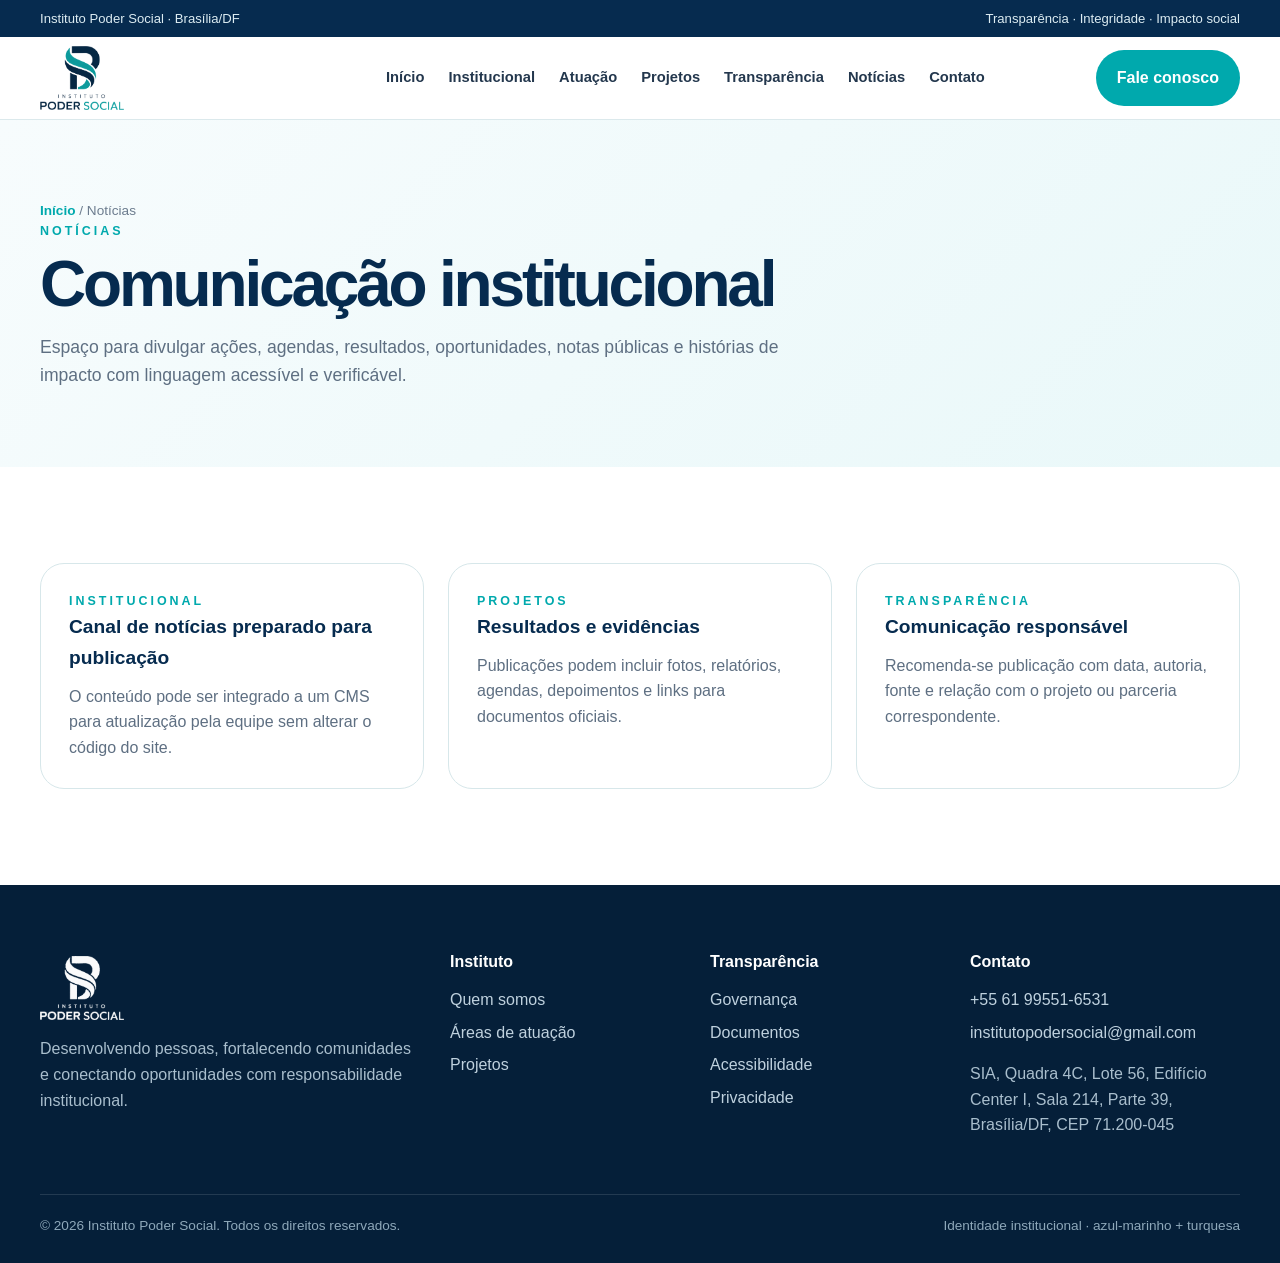
<file: noticias.html>
<!doctype html><html lang="pt-BR"><head><meta charset="utf-8"><meta name="viewport" content="width=device-width,initial-scale=1"><meta name="description" content="Instituto Poder Social"><meta name="theme-color" content="#062b4f"><title>Notícias | Instituto Poder Social</title><link rel="stylesheet" href="assets/css/styles.css"></head><body><a class="skip-link" href="#conteudo">Ir para o conteúdo</a>
<div class="topbar"><div class="container"><span>Instituto Poder Social · Brasília/DF</span><span>Transparência · Integridade · Impacto social</span></div></div>
<header class="site-header"><div class="container nav"><a class="brand" href="index.html" aria-label="Instituto Poder Social - início"><img src="assets/img/logo.png" alt="Instituto Poder Social"></a><button class="menu-toggle" aria-label="Abrir menu" aria-expanded="false">☰</button><nav class="menu" aria-label="Navegação principal"><a href="index.html">Início</a><a href="institucional.html">Institucional</a><a href="atuacao.html">Atuação</a><a href="projetos.html">Projetos</a><a href="transparencia.html">Transparência</a><a href="noticias.html">Notícias</a><a href="contato.html">Contato</a></nav><a class="btn primary" href="contato.html">Fale conosco</a></div></header><main id="conteudo"><section class="page-hero"><div class="container"><div class="breadcrumbs"><a href="index.html">Início</a> / Notícias</div><div class="eyebrow">Notícias</div><h1>Comunicação institucional</h1><p>Espaço para divulgar ações, agendas, resultados, oportunidades, notas públicas e histórias de impacto com linguagem acessível e verificável.</p></div></section><section class="section"><div class="container grid-3"><article class="card"><div class="eyebrow">Institucional</div><h3>Canal de notícias preparado para publicação</h3><p>O conteúdo pode ser integrado a um CMS para atualização pela equipe sem alterar o código do site.</p></article><article class="card"><div class="eyebrow">Projetos</div><h3>Resultados e evidências</h3><p>Publicações podem incluir fotos, relatórios, agendas, depoimentos e links para documentos oficiais.</p></article><article class="card"><div class="eyebrow">Transparência</div><h3>Comunicação responsável</h3><p>Recomenda-se publicação com data, autoria, fonte e relação com o projeto ou parceria correspondente.</p></article></div></section></main><footer class="footer"><div class="container"><div class="footer-grid"><div><a class="brand" href="index.html"><img src="assets/img/logo.png" alt="Instituto Poder Social"></a><p>Desenvolvendo pessoas, fortalecendo comunidades e conectando oportunidades com responsabilidade institucional.</p></div><div><h4>Instituto</h4><a href="institucional.html">Quem somos</a><a href="atuacao.html">Áreas de atuação</a><a href="projetos.html">Projetos</a></div><div><h4>Transparência</h4><a href="transparencia.html">Governança</a><a href="transparencia.html#documentos">Documentos</a><a href="acessibilidade.html">Acessibilidade</a><a href="privacidade.html">Privacidade</a></div><div><h4>Contato</h4><a href="tel:+5561995516531">+55 61 99551-6531</a><a href="mailto:institutopodersocial@gmail.com">institutopodersocial@gmail.com</a><p>SIA, Quadra 4C, Lote 56, Edifício Center I, Sala 214, Parte 39, Brasília/DF, CEP 71.200-045</p></div></div><div class="footer-bottom"><span>© <span data-year></span> Instituto Poder Social. Todos os direitos reservados.</span><span>Identidade institucional · azul-marinho + turquesa</span></div></div></footer><script src="assets/js/main.js"></script></body></html>
</file>
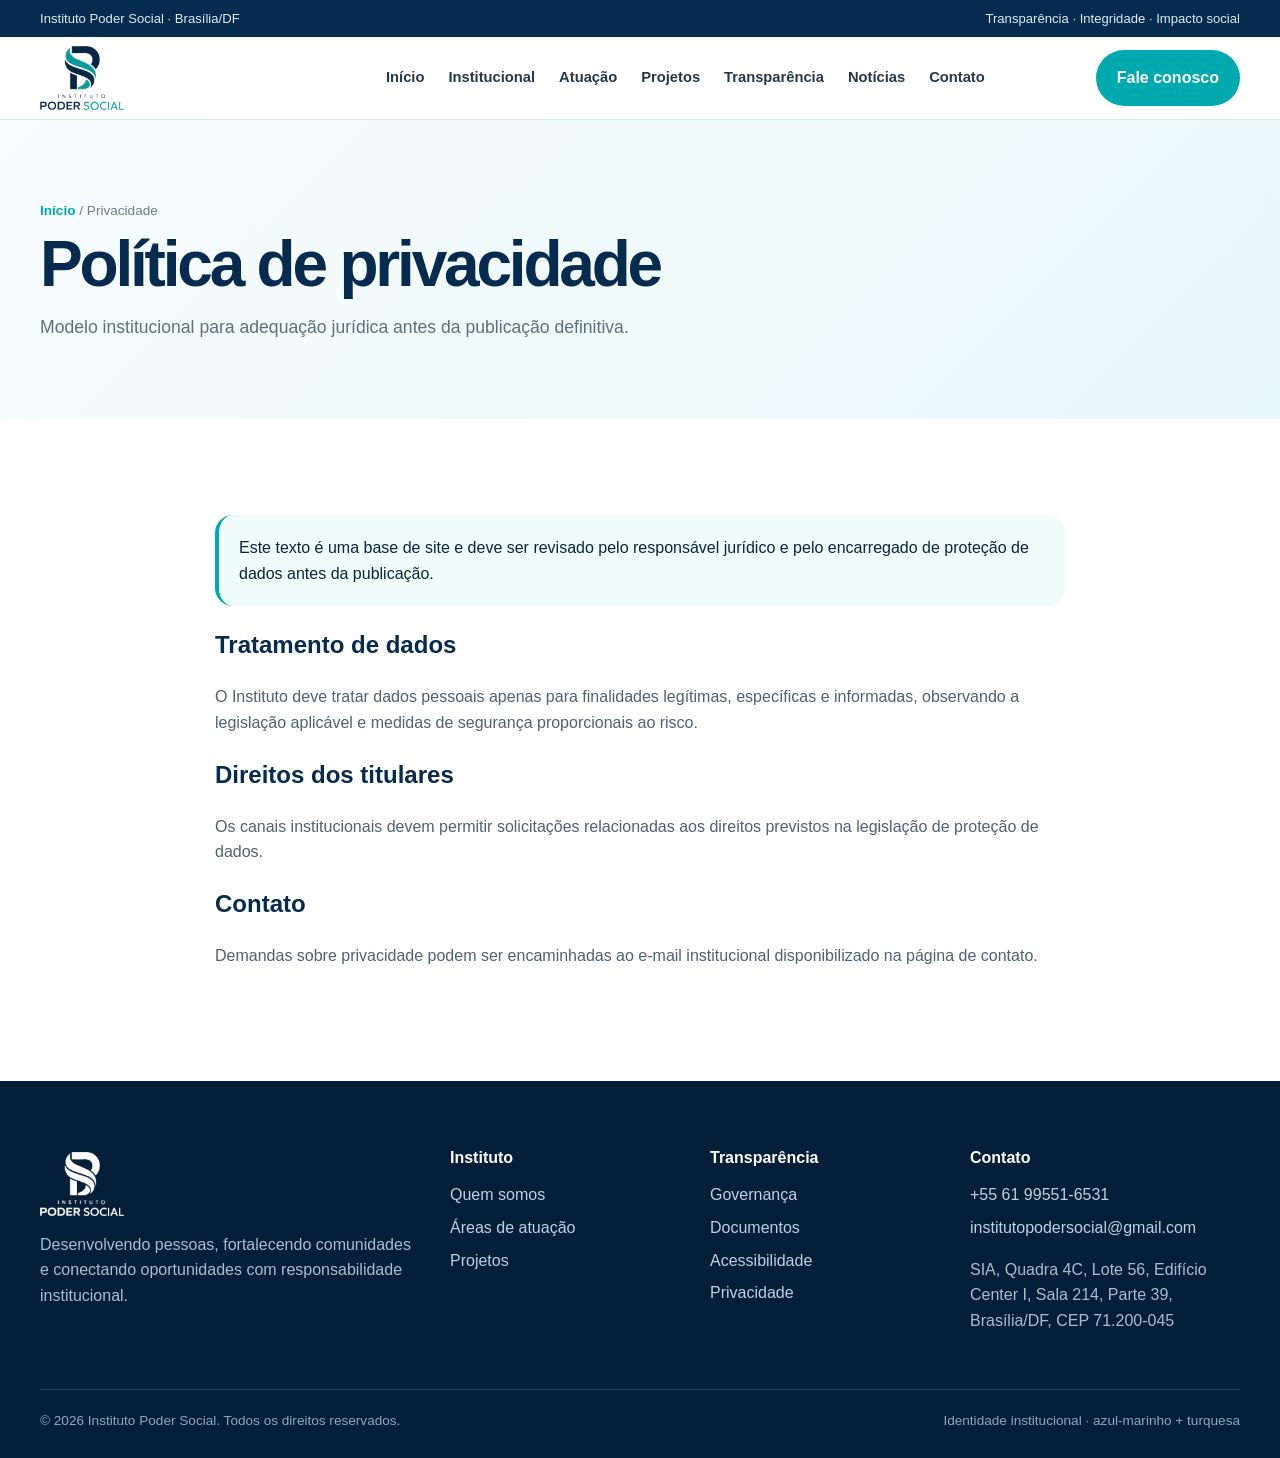
<file: privacidade.html>
<!doctype html><html lang="pt-BR"><head><meta charset="utf-8"><meta name="viewport" content="width=device-width,initial-scale=1"><meta name="description" content="Instituto Poder Social"><meta name="theme-color" content="#062b4f"><title>Privacidade | Instituto Poder Social</title><link rel="stylesheet" href="assets/css/styles.css"></head><body><a class="skip-link" href="#conteudo">Ir para o conteúdo</a>
<div class="topbar"><div class="container"><span>Instituto Poder Social · Brasília/DF</span><span>Transparência · Integridade · Impacto social</span></div></div>
<header class="site-header"><div class="container nav"><a class="brand" href="index.html" aria-label="Instituto Poder Social - início"><img src="assets/img/logo.png" alt="Instituto Poder Social"></a><button class="menu-toggle" aria-label="Abrir menu" aria-expanded="false">☰</button><nav class="menu" aria-label="Navegação principal"><a href="index.html">Início</a><a href="institucional.html">Institucional</a><a href="atuacao.html">Atuação</a><a href="projetos.html">Projetos</a><a href="transparencia.html">Transparência</a><a href="noticias.html">Notícias</a><a href="contato.html">Contato</a></nav><a class="btn primary" href="contato.html">Fale conosco</a></div></header><main id="conteudo"><section class="page-hero"><div class="container"><div class="breadcrumbs"><a href="index.html">Início</a> / Privacidade</div><h1>Política de privacidade</h1><p>Modelo institucional para adequação jurídica antes da publicação definitiva.</p></div></section><section class="section"><div class="container article"><div class="notice">Este texto é uma base de site e deve ser revisado pelo responsável jurídico e pelo encarregado de proteção de dados antes da publicação.</div><h2>Tratamento de dados</h2><p>O Instituto deve tratar dados pessoais apenas para finalidades legítimas, específicas e informadas, observando a legislação aplicável e medidas de segurança proporcionais ao risco.</p><h2>Direitos dos titulares</h2><p>Os canais institucionais devem permitir solicitações relacionadas aos direitos previstos na legislação de proteção de dados.</p><h2>Contato</h2><p>Demandas sobre privacidade podem ser encaminhadas ao e-mail institucional disponibilizado na página de contato.</p></div></section></main><footer class="footer"><div class="container"><div class="footer-grid"><div><a class="brand" href="index.html"><img src="assets/img/logo.png" alt="Instituto Poder Social"></a><p>Desenvolvendo pessoas, fortalecendo comunidades e conectando oportunidades com responsabilidade institucional.</p></div><div><h4>Instituto</h4><a href="institucional.html">Quem somos</a><a href="atuacao.html">Áreas de atuação</a><a href="projetos.html">Projetos</a></div><div><h4>Transparência</h4><a href="transparencia.html">Governança</a><a href="transparencia.html#documentos">Documentos</a><a href="acessibilidade.html">Acessibilidade</a><a href="privacidade.html">Privacidade</a></div><div><h4>Contato</h4><a href="tel:+5561995516531">+55 61 99551-6531</a><a href="mailto:institutopodersocial@gmail.com">institutopodersocial@gmail.com</a><p>SIA, Quadra 4C, Lote 56, Edifício Center I, Sala 214, Parte 39, Brasília/DF, CEP 71.200-045</p></div></div><div class="footer-bottom"><span>© <span data-year></span> Instituto Poder Social. Todos os direitos reservados.</span><span>Identidade institucional · azul-marinho + turquesa</span></div></div></footer><script src="assets/js/main.js"></script></body></html>
</file>
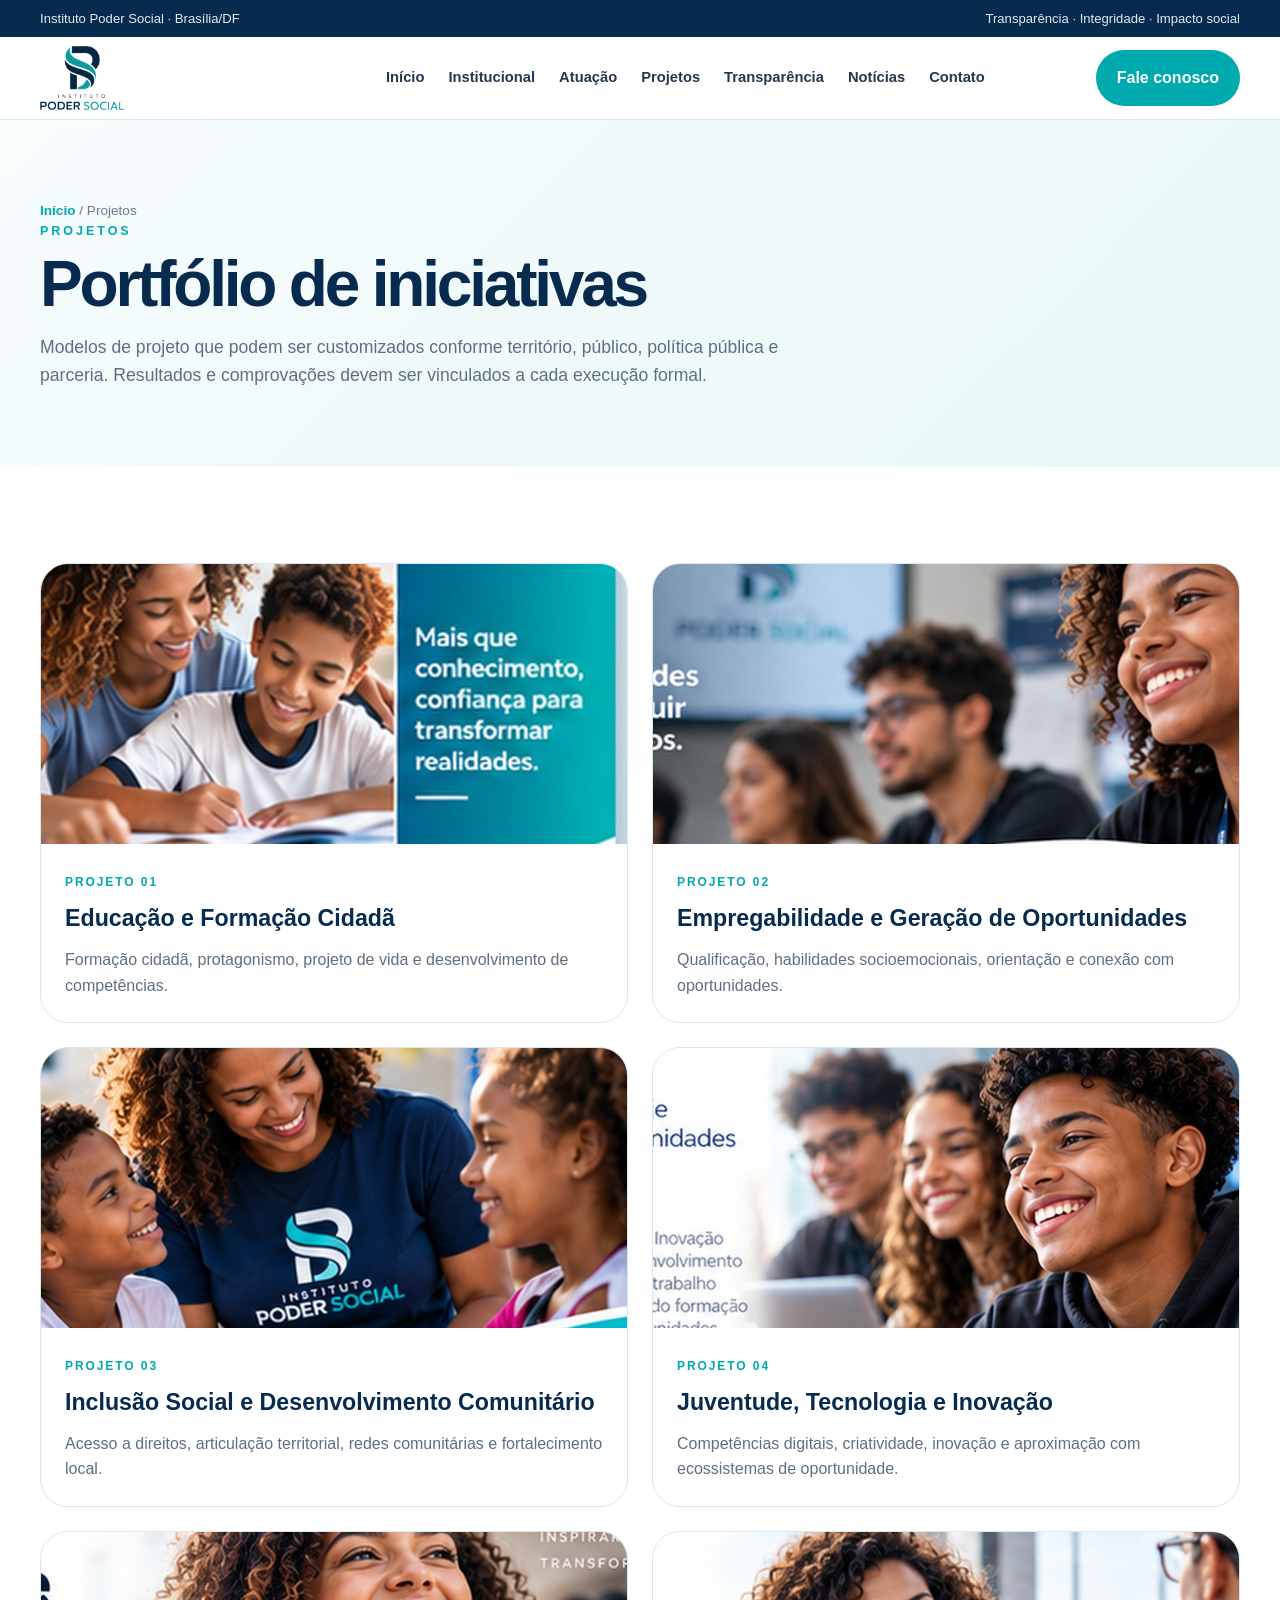
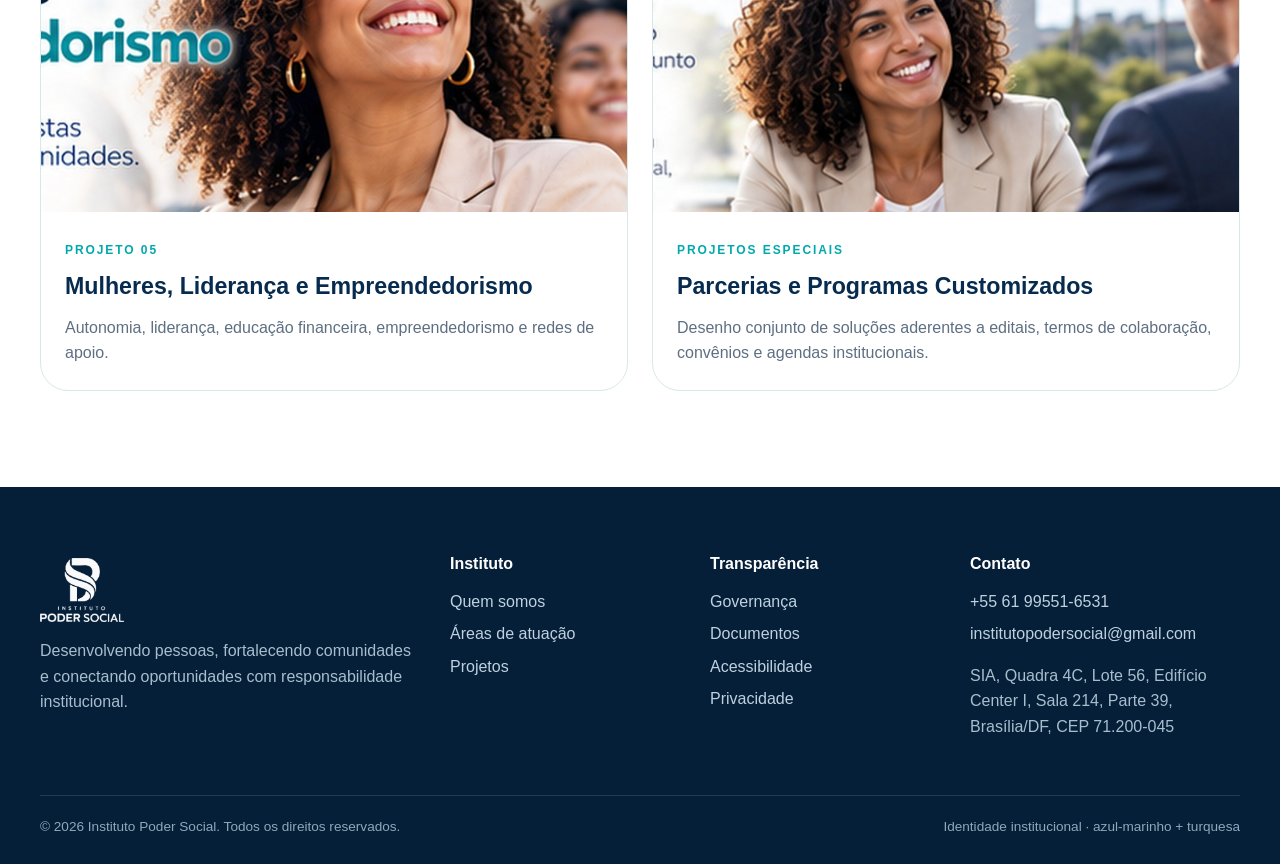
<file: projetos.html>
<!doctype html><html lang="pt-BR"><head><meta charset="utf-8"><meta name="viewport" content="width=device-width,initial-scale=1"><meta name="description" content="Instituto Poder Social"><meta name="theme-color" content="#062b4f"><title>Projetos | Instituto Poder Social</title><link rel="stylesheet" href="assets/css/styles.css"></head><body><a class="skip-link" href="#conteudo">Ir para o conteúdo</a>
<div class="topbar"><div class="container"><span>Instituto Poder Social · Brasília/DF</span><span>Transparência · Integridade · Impacto social</span></div></div>
<header class="site-header"><div class="container nav"><a class="brand" href="index.html" aria-label="Instituto Poder Social - início"><img src="assets/img/logo.png" alt="Instituto Poder Social"></a><button class="menu-toggle" aria-label="Abrir menu" aria-expanded="false">☰</button><nav class="menu" aria-label="Navegação principal"><a href="index.html">Início</a><a href="institucional.html">Institucional</a><a href="atuacao.html">Atuação</a><a href="projetos.html">Projetos</a><a href="transparencia.html">Transparência</a><a href="noticias.html">Notícias</a><a href="contato.html">Contato</a></nav><a class="btn primary" href="contato.html">Fale conosco</a></div></header><main id="conteudo"><section class="page-hero"><div class="container"><div class="breadcrumbs"><a href="index.html">Início</a> / Projetos</div><div class="eyebrow">Projetos</div><h1>Portfólio de iniciativas</h1><p>Modelos de projeto que podem ser customizados conforme território, público, política pública e parceria. Resultados e comprovações devem ser vinculados a cada execução formal.</p></div></section><section class="section"><div class="container projects"><article class="project"><img src="assets/img/project-education.jpg" alt="Educação"><div class="project-body"><span class="project-kicker">Projeto 01</span><h3>Educação e Formação Cidadã</h3><p>Formação cidadã, protagonismo, projeto de vida e desenvolvimento de competências.</p></div></article><article class="project"><img src="assets/img/project-employability.jpg" alt="Empregabilidade"><div class="project-body"><span class="project-kicker">Projeto 02</span><h3>Empregabilidade e Geração de Oportunidades</h3><p>Qualificação, habilidades socioemocionais, orientação e conexão com oportunidades.</p></div></article><article class="project"><img src="assets/img/project-community.jpg" alt="Comunidade"><div class="project-body"><span class="project-kicker">Projeto 03</span><h3>Inclusão Social e Desenvolvimento Comunitário</h3><p>Acesso a direitos, articulação territorial, redes comunitárias e fortalecimento local.</p></div></article><article class="project"><img src="assets/img/project-innovation.jpg" alt="Tecnologia"><div class="project-body"><span class="project-kicker">Projeto 04</span><h3>Juventude, Tecnologia e Inovação</h3><p>Competências digitais, criatividade, inovação e aproximação com ecossistemas de oportunidade.</p></div></article><article class="project"><img src="assets/img/project-women.jpg" alt="Mulheres e liderança"><div class="project-body"><span class="project-kicker">Projeto 05</span><h3>Mulheres, Liderança e Empreendedorismo</h3><p>Autonomia, liderança, educação financeira, empreendedorismo e redes de apoio.</p></div></article><article class="project"><img src="assets/img/partnership.jpg" alt="Parcerias"><div class="project-body"><span class="project-kicker">Projetos especiais</span><h3>Parcerias e Programas Customizados</h3><p>Desenho conjunto de soluções aderentes a editais, termos de colaboração, convênios e agendas institucionais.</p></div></article></div></section></main><footer class="footer"><div class="container"><div class="footer-grid"><div><a class="brand" href="index.html"><img src="assets/img/logo.png" alt="Instituto Poder Social"></a><p>Desenvolvendo pessoas, fortalecendo comunidades e conectando oportunidades com responsabilidade institucional.</p></div><div><h4>Instituto</h4><a href="institucional.html">Quem somos</a><a href="atuacao.html">Áreas de atuação</a><a href="projetos.html">Projetos</a></div><div><h4>Transparência</h4><a href="transparencia.html">Governança</a><a href="transparencia.html#documentos">Documentos</a><a href="acessibilidade.html">Acessibilidade</a><a href="privacidade.html">Privacidade</a></div><div><h4>Contato</h4><a href="tel:+5561995516531">+55 61 99551-6531</a><a href="mailto:institutopodersocial@gmail.com">institutopodersocial@gmail.com</a><p>SIA, Quadra 4C, Lote 56, Edifício Center I, Sala 214, Parte 39, Brasília/DF, CEP 71.200-045</p></div></div><div class="footer-bottom"><span>© <span data-year></span> Instituto Poder Social. Todos os direitos reservados.</span><span>Identidade institucional · azul-marinho + turquesa</span></div></div></footer><script src="assets/js/main.js"></script></body></html>
</file>
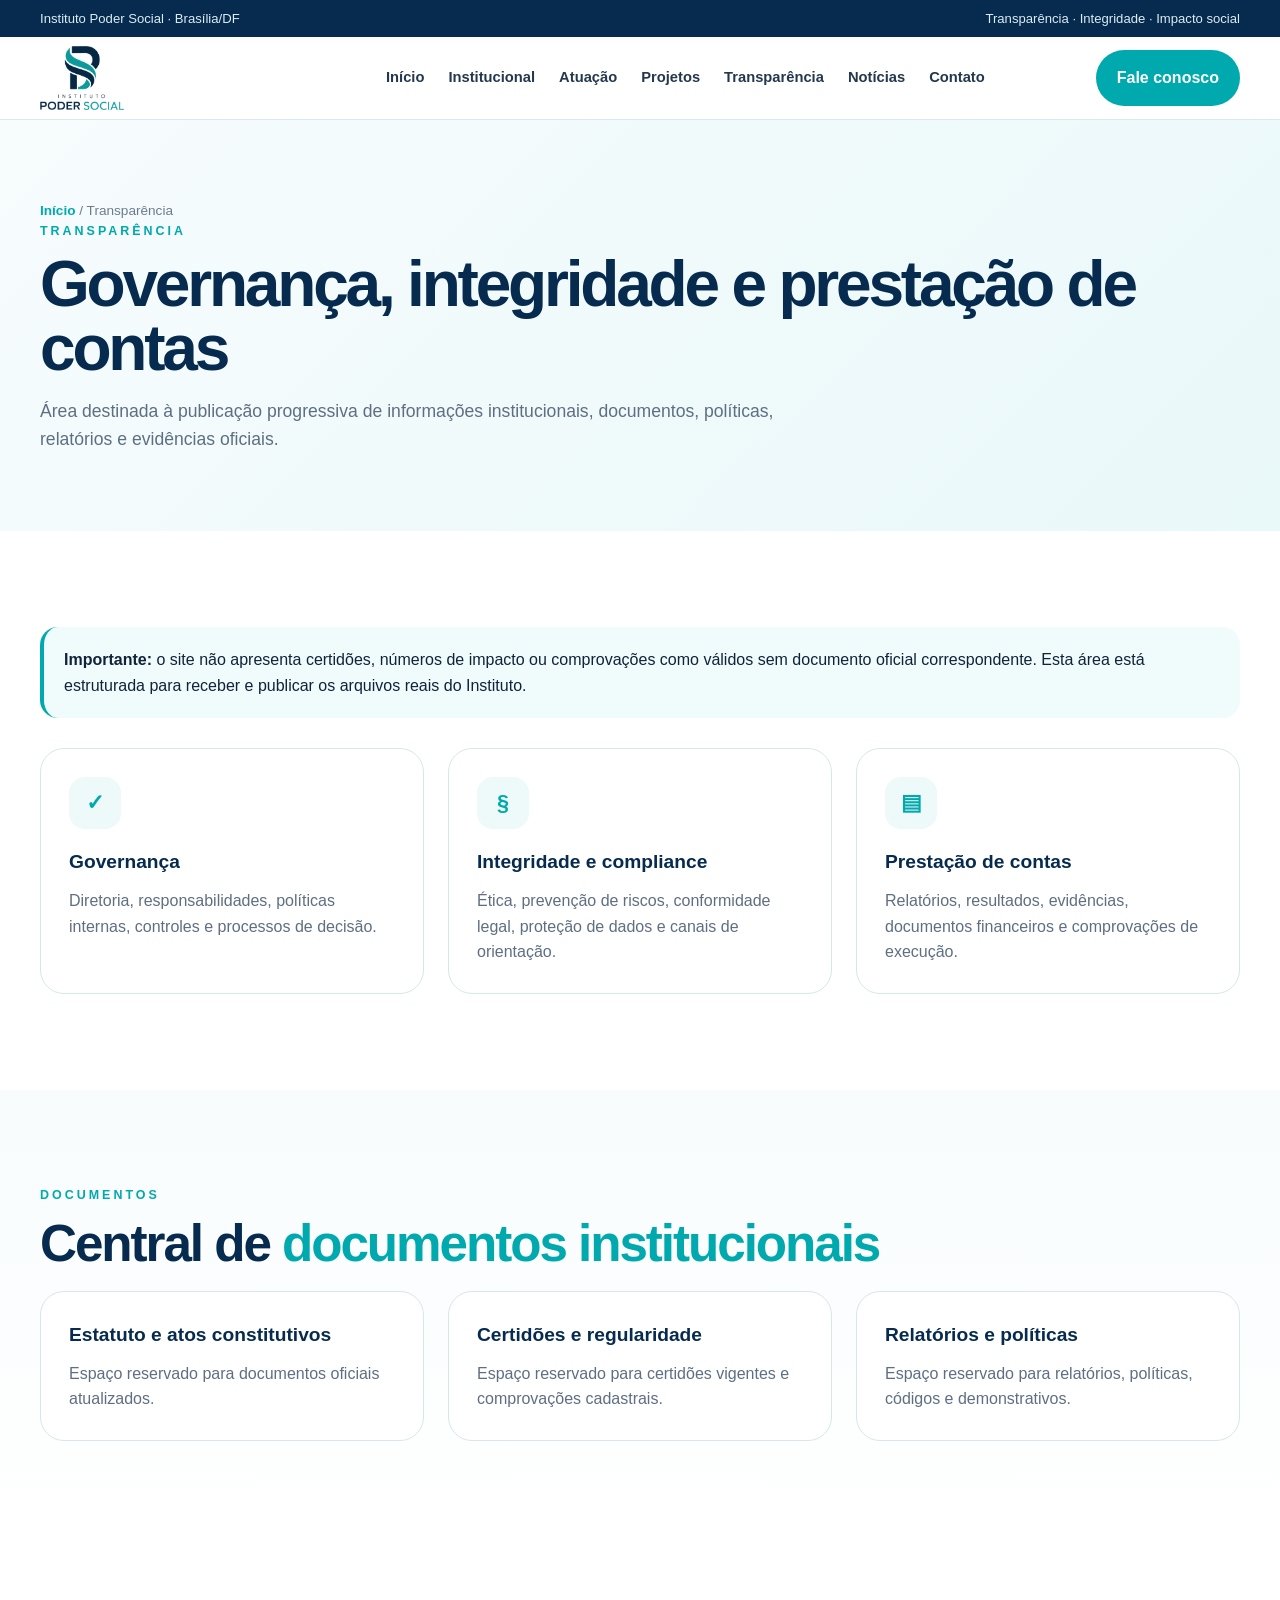
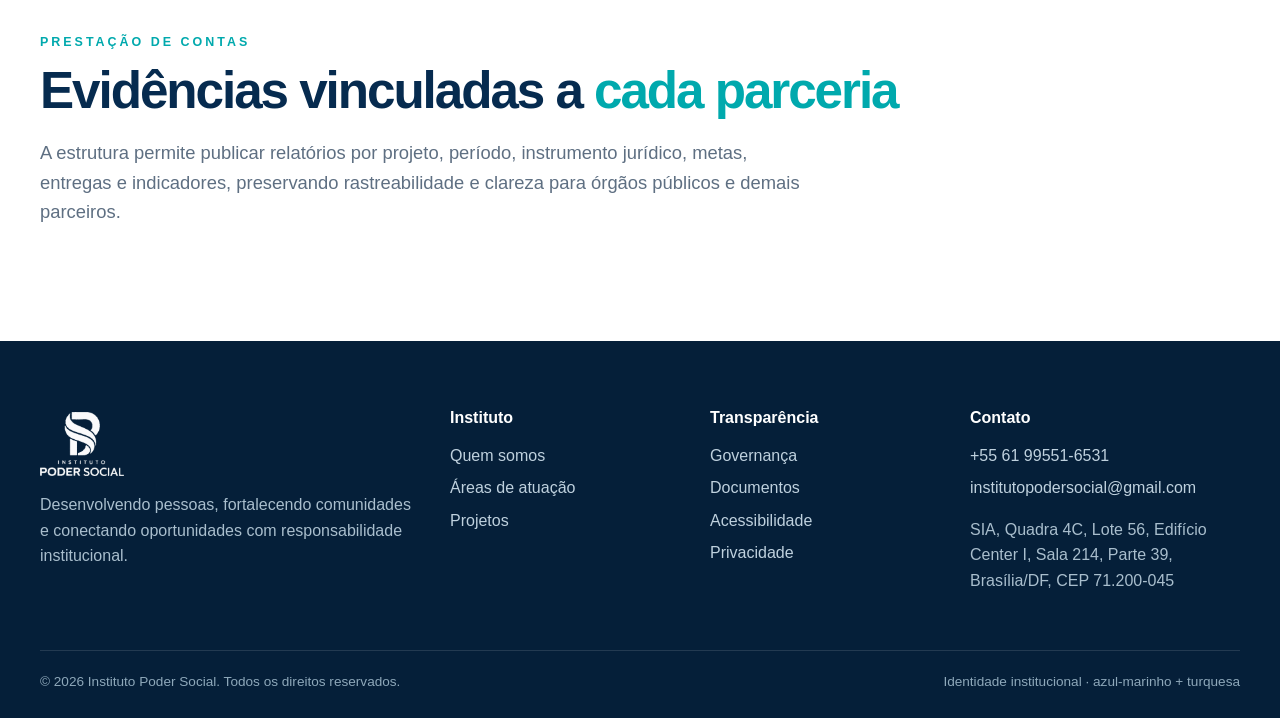
<file: transparencia.html>
<!doctype html><html lang="pt-BR"><head><meta charset="utf-8"><meta name="viewport" content="width=device-width,initial-scale=1"><meta name="description" content="Instituto Poder Social"><meta name="theme-color" content="#062b4f"><title>Transparência | Instituto Poder Social</title><link rel="stylesheet" href="assets/css/styles.css"></head><body><a class="skip-link" href="#conteudo">Ir para o conteúdo</a>
<div class="topbar"><div class="container"><span>Instituto Poder Social · Brasília/DF</span><span>Transparência · Integridade · Impacto social</span></div></div>
<header class="site-header"><div class="container nav"><a class="brand" href="index.html" aria-label="Instituto Poder Social - início"><img src="assets/img/logo.png" alt="Instituto Poder Social"></a><button class="menu-toggle" aria-label="Abrir menu" aria-expanded="false">☰</button><nav class="menu" aria-label="Navegação principal"><a href="index.html">Início</a><a href="institucional.html">Institucional</a><a href="atuacao.html">Atuação</a><a href="projetos.html">Projetos</a><a href="transparencia.html">Transparência</a><a href="noticias.html">Notícias</a><a href="contato.html">Contato</a></nav><a class="btn primary" href="contato.html">Fale conosco</a></div></header><main id="conteudo"><section class="page-hero"><div class="container"><div class="breadcrumbs"><a href="index.html">Início</a> / Transparência</div><div class="eyebrow">Transparência</div><h1>Governança, integridade e prestação de contas</h1><p>Área destinada à publicação progressiva de informações institucionais, documentos, políticas, relatórios e evidências oficiais.</p></div></section><section class="section"><div class="container"><div class="notice"><strong>Importante:</strong> o site não apresenta certidões, números de impacto ou comprovações como válidos sem documento oficial correspondente. Esta área está estruturada para receber e publicar os arquivos reais do Instituto.</div><div class="grid-3" style="margin-top:30px"><div class="card"><div class="icon">✓</div><h3>Governança</h3><p>Diretoria, responsabilidades, políticas internas, controles e processos de decisão.</p></div><div class="card"><div class="icon">§</div><h3>Integridade e compliance</h3><p>Ética, prevenção de riscos, conformidade legal, proteção de dados e canais de orientação.</p></div><div class="card"><div class="icon">▤</div><h3>Prestação de contas</h3><p>Relatórios, resultados, evidências, documentos financeiros e comprovações de execução.</p></div></div></div></section><section class="section alt" id="documentos"><div class="container"><div class="eyebrow">Documentos</div><h2 class="section-title">Central de <span>documentos institucionais</span></h2><div class="grid-3"><div class="card"><h3>Estatuto e atos constitutivos</h3><p>Espaço reservado para documentos oficiais atualizados.</p></div><div class="card"><h3>Certidões e regularidade</h3><p>Espaço reservado para certidões vigentes e comprovações cadastrais.</p></div><div class="card"><h3>Relatórios e políticas</h3><p>Espaço reservado para relatórios, políticas, códigos e demonstrativos.</p></div></div></div></section><section class="section" id="prestacao"><div class="container"><div class="eyebrow">Prestação de contas</div><h2 class="section-title">Evidências vinculadas a <span>cada parceria</span></h2><p class="lead">A estrutura permite publicar relatórios por projeto, período, instrumento jurídico, metas, entregas e indicadores, preservando rastreabilidade e clareza para órgãos públicos e demais parceiros.</p></div></section></main><footer class="footer"><div class="container"><div class="footer-grid"><div><a class="brand" href="index.html"><img src="assets/img/logo.png" alt="Instituto Poder Social"></a><p>Desenvolvendo pessoas, fortalecendo comunidades e conectando oportunidades com responsabilidade institucional.</p></div><div><h4>Instituto</h4><a href="institucional.html">Quem somos</a><a href="atuacao.html">Áreas de atuação</a><a href="projetos.html">Projetos</a></div><div><h4>Transparência</h4><a href="transparencia.html">Governança</a><a href="transparencia.html#documentos">Documentos</a><a href="acessibilidade.html">Acessibilidade</a><a href="privacidade.html">Privacidade</a></div><div><h4>Contato</h4><a href="tel:+5561995516531">+55 61 99551-6531</a><a href="mailto:institutopodersocial@gmail.com">institutopodersocial@gmail.com</a><p>SIA, Quadra 4C, Lote 56, Edifício Center I, Sala 214, Parte 39, Brasília/DF, CEP 71.200-045</p></div></div><div class="footer-bottom"><span>© <span data-year></span> Instituto Poder Social. Todos os direitos reservados.</span><span>Identidade institucional · azul-marinho + turquesa</span></div></div></footer><script src="assets/js/main.js"></script></body></html>
</file>
<file: assets/css/styles.css>
:root{
  --navy:#062b4f;--navy-2:#0b3b66;--teal:#00a9ad;--teal-2:#19c2bf;--ice:#eef9fa;--line:#d7e7ea;--ink:#10233a;--muted:#5e6f82;--white:#fff;--max:1200px;--radius:24px;--shadow:0 20px 60px rgba(8,43,79,.12)
}
*{box-sizing:border-box}html{scroll-behavior:smooth}body{margin:0;font-family:Inter,Arial,Helvetica,sans-serif;color:var(--ink);background:#fff;line-height:1.6}img{max-width:100%;display:block}a{color:inherit;text-decoration:none}button,input,textarea,select{font:inherit}.skip-link{position:absolute;left:-9999px;top:10px}.skip-link:focus{left:10px;z-index:9999;background:#fff;padding:12px 16px;border-radius:10px;box-shadow:var(--shadow)}
.container{width:min(var(--max),calc(100% - 40px));margin:auto}.eyebrow{font-size:.78rem;letter-spacing:.24em;text-transform:uppercase;font-weight:800;color:var(--teal)}.section{padding:96px 0}.section.alt{background:linear-gradient(180deg,#f8fcfd 0%,#fff 100%)}.section-title{font-size:clamp(2rem,4vw,3.6rem);line-height:1.08;letter-spacing:-.04em;margin:10px 0 20px;color:var(--navy)}.section-title span,.accent{color:var(--teal)}.lead{font-size:1.15rem;color:var(--muted);max-width:760px}.btn{display:inline-flex;align-items:center;gap:10px;border-radius:999px;padding:14px 20px;font-weight:800;border:1px solid transparent;transition:.2s}.btn.primary{background:var(--teal);color:#fff}.btn.primary:hover{background:#07989c;transform:translateY(-1px)}.btn.secondary{border-color:#bcd7dc;background:#fff;color:var(--navy)}.btn.secondary:hover{border-color:var(--teal);color:var(--teal)}
.topbar{background:var(--navy);color:#dcecf2;font-size:.82rem}.topbar .container{display:flex;justify-content:space-between;gap:20px;padding:8px 0}.site-header{position:sticky;top:0;z-index:50;background:rgba(255,255,255,.95);backdrop-filter:blur(12px);border-bottom:1px solid rgba(215,231,234,.9)}.nav{height:82px;display:flex;align-items:center;justify-content:space-between;gap:30px}.brand img{width:235px;height:64px;object-fit:contain;object-position:left center}.menu{display:flex;align-items:center;gap:24px;font-size:.92rem;font-weight:700;color:#23374d}.menu a:hover,.menu a.active{color:var(--teal)}.menu-toggle{display:none;border:0;background:#eef7f8;border-radius:12px;padding:10px;cursor:pointer}
.hero{position:relative;overflow:hidden;background:radial-gradient(circle at 86% 12%,#d8fbfb 0%,rgba(216,251,251,0) 35%),linear-gradient(120deg,#fff 0%,#f7fcfd 56%,#eaf8f9 100%)}.hero:before{content:"";position:absolute;width:700px;height:220px;border-radius:50%;background:linear-gradient(90deg,var(--teal),var(--navy));right:-180px;bottom:-130px;transform:rotate(-9deg);opacity:.95}.hero-grid{min-height:680px;display:grid;grid-template-columns:1.08fr .92fr;align-items:center;gap:50px;padding:70px 0 90px}.hero-copy h1{font-size:clamp(3.1rem,6.4vw,5.8rem);line-height:.96;letter-spacing:-.055em;margin:15px 0 24px;color:var(--navy);max-width:760px}.hero-copy h1 span{display:block;color:var(--teal)}.hero-copy p{font-size:1.15rem;color:var(--muted);max-width:660px}.hero-actions{display:flex;gap:12px;flex-wrap:wrap;margin-top:30px}.hero-visual{position:relative;min-height:500px}.hero-card{position:absolute;inset:0 0 0 30px;border-radius:34px;overflow:hidden;box-shadow:var(--shadow);background:#ddd}.hero-card img{width:100%;height:100%;object-fit:cover}.hero-badge{position:absolute;left:-20px;bottom:30px;background:#fff;border:1px solid var(--line);border-radius:20px;padding:18px 20px;box-shadow:var(--shadow);max-width:280px}.hero-badge strong{display:block;color:var(--navy);font-size:1.05rem}.hero-badge span{color:var(--muted);font-size:.9rem}
.trust-strip{border-top:1px solid var(--line);border-bottom:1px solid var(--line);background:#fff}.trust-grid{display:grid;grid-template-columns:repeat(4,1fr)}.trust-item{padding:22px 24px;border-right:1px solid var(--line)}.trust-item:last-child{border-right:0}.trust-item strong{display:block;color:var(--navy);font-size:1rem}.trust-item span{color:var(--muted);font-size:.88rem}
.grid-4{display:grid;grid-template-columns:repeat(4,1fr);gap:20px}.grid-3{display:grid;grid-template-columns:repeat(3,1fr);gap:24px}.card{border:1px solid var(--line);border-radius:var(--radius);background:#fff;padding:28px;transition:.25s;position:relative;overflow:hidden}.card:hover{transform:translateY(-4px);box-shadow:var(--shadow);border-color:#b7dcdf}.icon{width:52px;height:52px;border-radius:16px;display:grid;place-items:center;background:var(--ice);color:var(--teal);font-size:1.35rem;font-weight:900;margin-bottom:18px}.card h3{color:var(--navy);font-size:1.2rem;margin:0 0 10px}.card p{color:var(--muted);margin:0}.card a.more{display:inline-flex;margin-top:18px;color:var(--teal);font-weight:800}
.projects{display:grid;grid-template-columns:repeat(2,1fr);gap:24px}.project{border-radius:28px;overflow:hidden;border:1px solid var(--line);background:#fff}.project img{height:280px;width:100%;object-fit:cover}.project-body{padding:24px}.project-kicker{font-size:.75rem;letter-spacing:.16em;text-transform:uppercase;color:var(--teal);font-weight:900}.project h3{margin:6px 0 10px;color:var(--navy);font-size:1.45rem}.project p{margin:0;color:var(--muted)}
.feature{display:grid;grid-template-columns:1fr 1fr;gap:56px;align-items:center}.feature-media{border-radius:30px;overflow:hidden;box-shadow:var(--shadow)}.feature-media img{width:100%;height:430px;object-fit:cover}.checklist{display:grid;gap:14px;margin-top:26px}.check{display:flex;gap:12px;align-items:flex-start}.check b{width:25px;height:25px;border-radius:50%;background:#e5f8f7;color:var(--teal);display:grid;place-items:center;flex:0 0 auto}.check strong{color:var(--navy);display:block}.check span{color:var(--muted);font-size:.94rem}
.transparency{background:var(--navy);color:#fff;position:relative;overflow:hidden}.transparency:after{content:"";position:absolute;width:520px;height:520px;border:85px solid rgba(0,169,173,.14);border-radius:50%;right:-200px;top:-180px}.transparency .section-title{color:#fff}.transparency .lead{color:#c9d9e5}.doc-grid{display:grid;grid-template-columns:repeat(3,1fr);gap:16px;margin-top:34px;position:relative;z-index:2}.doc{background:rgba(255,255,255,.07);border:1px solid rgba(255,255,255,.15);padding:22px;border-radius:18px}.doc strong{display:block;font-size:1.05rem}.doc span{color:#bdd0df;font-size:.9rem}.doc a{display:inline-flex;margin-top:15px;color:#6ef0e9;font-weight:800}
.cta{background:linear-gradient(135deg,#e9fbfb 0%,#f7ffff 45%,#fff 100%)}.cta-box{display:grid;grid-template-columns:1fr auto;gap:30px;align-items:center;border:1px solid #cce6e8;border-radius:30px;padding:44px;background:#fff;box-shadow:0 18px 60px rgba(0,169,173,.08)}.cta-box h2{margin:0 0 10px;font-size:2rem;color:var(--navy)}.cta-box p{margin:0;color:var(--muted)}
.page-hero{padding:80px 0 60px;background:linear-gradient(135deg,#f7fcfd,#e9f8f9)}.page-hero h1{font-size:clamp(2.6rem,5vw,4.6rem);line-height:1;letter-spacing:-.05em;margin:10px 0 16px;color:var(--navy)}.page-hero p{max-width:750px;color:var(--muted);font-size:1.1rem}.breadcrumbs{font-size:.85rem;color:#6c7c8e}.breadcrumbs a{color:var(--teal);font-weight:700}
.article{max-width:850px;margin:auto}.article h2,.article h3{color:var(--navy)}.article p,.article li{color:#4f6173}.notice{padding:20px;border-radius:18px;background:#f0fbfb;border-left:4px solid var(--teal)}
.contact-grid{display:grid;grid-template-columns:.85fr 1.15fr;gap:50px}.contact-list{display:grid;gap:18px}.contact-item{padding:20px;border:1px solid var(--line);border-radius:18px}.contact-item strong{display:block;color:var(--navy)}.contact-item span,.contact-item a{color:var(--muted)}.form{display:grid;gap:14px}.form label{font-weight:800;color:var(--navy)}.form input,.form textarea,.form select{width:100%;border:1px solid #cbdde1;border-radius:14px;padding:14px 15px;background:#fff}.form input:focus,.form textarea:focus,.form select:focus{outline:3px solid rgba(0,169,173,.18);border-color:var(--teal)}.form textarea{min-height:150px;resize:vertical}
.footer{background:#051f39;color:#d7e5ef;padding:64px 0 26px}.footer-grid{display:grid;grid-template-columns:1.25fr .75fr .75fr .9fr;gap:35px}.footer .brand img{filter:brightness(0) invert(1);opacity:.98}.footer h4{margin:0 0 12px;color:#fff}.footer a{display:block;color:#bfd1de;margin:7px 0}.footer a:hover{color:#61ded9}.footer p{color:#a9becd}.footer-bottom{margin-top:40px;padding-top:20px;border-top:1px solid rgba(255,255,255,.12);display:flex;justify-content:space-between;gap:20px;color:#8ea8ba;font-size:.85rem}
@media(max-width:980px){.menu-toggle{display:block}.menu{position:fixed;inset:112px 20px auto 20px;background:#fff;border:1px solid var(--line);border-radius:20px;box-shadow:var(--shadow);padding:20px;display:none;flex-direction:column;align-items:flex-start}.menu.open{display:flex}.nav .btn{display:none}.hero-grid,.feature,.contact-grid{grid-template-columns:1fr}.hero-visual{min-height:460px}.hero-card{left:0}.grid-4{grid-template-columns:repeat(2,1fr)}.grid-3,.doc-grid{grid-template-columns:1fr 1fr}.projects{grid-template-columns:1fr}.footer-grid{grid-template-columns:1fr 1fr}.trust-grid{grid-template-columns:1fr 1fr}}
@media(max-width:620px){.container{width:min(100% - 28px,var(--max))}.topbar{display:none}.nav{height:72px}.brand img{width:190px}.section{padding:70px 0}.hero-grid{padding:45px 0 75px;min-height:auto}.hero-copy h1{font-size:3.15rem}.hero-visual{min-height:380px}.hero-badge{left:10px;right:10px;bottom:15px}.grid-4,.grid-3,.doc-grid,.trust-grid,.footer-grid{grid-template-columns:1fr}.trust-item{border-right:0;border-bottom:1px solid var(--line)}.project img{height:220px}.cta-box{grid-template-columns:1fr;padding:30px}.footer-bottom{flex-direction:column}.page-hero{padding:58px 0 44px}}
@media(prefers-reduced-motion:reduce){*{scroll-behavior:auto!important;transition:none!important}}
</file>
